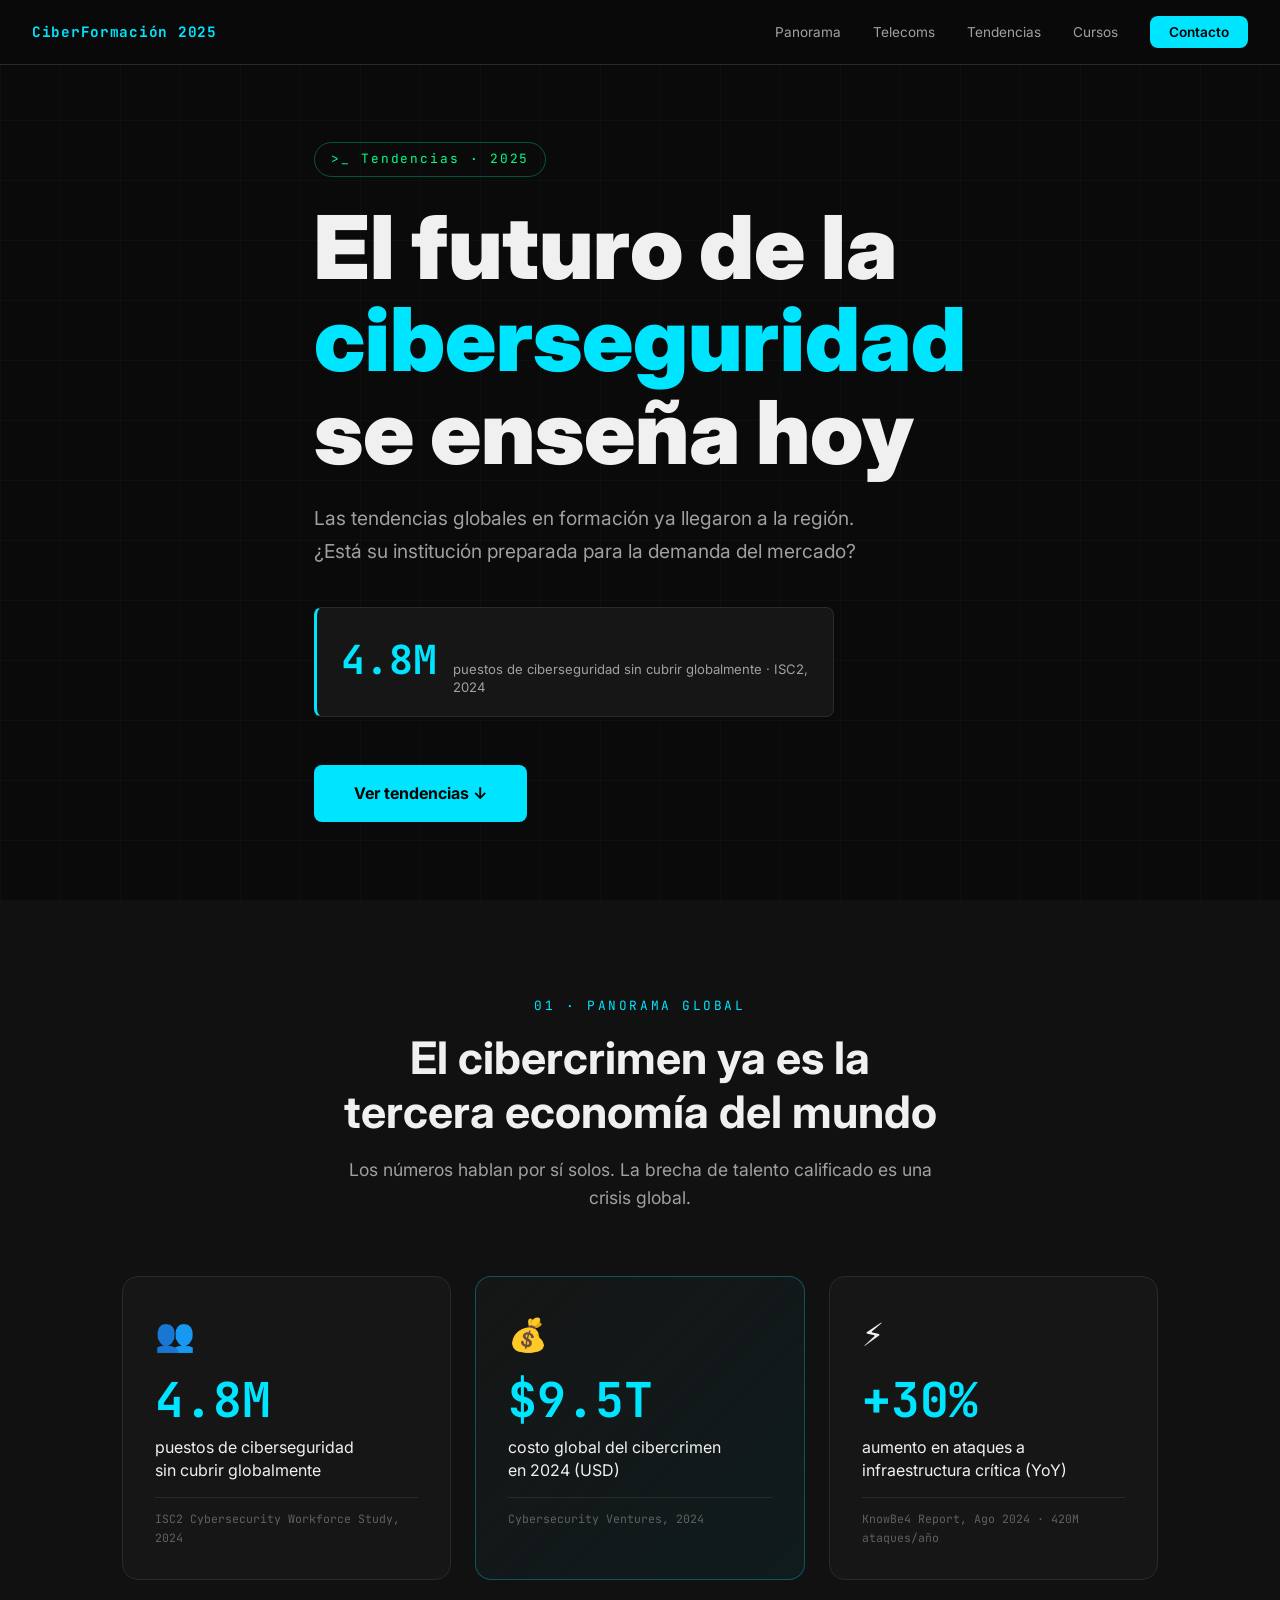
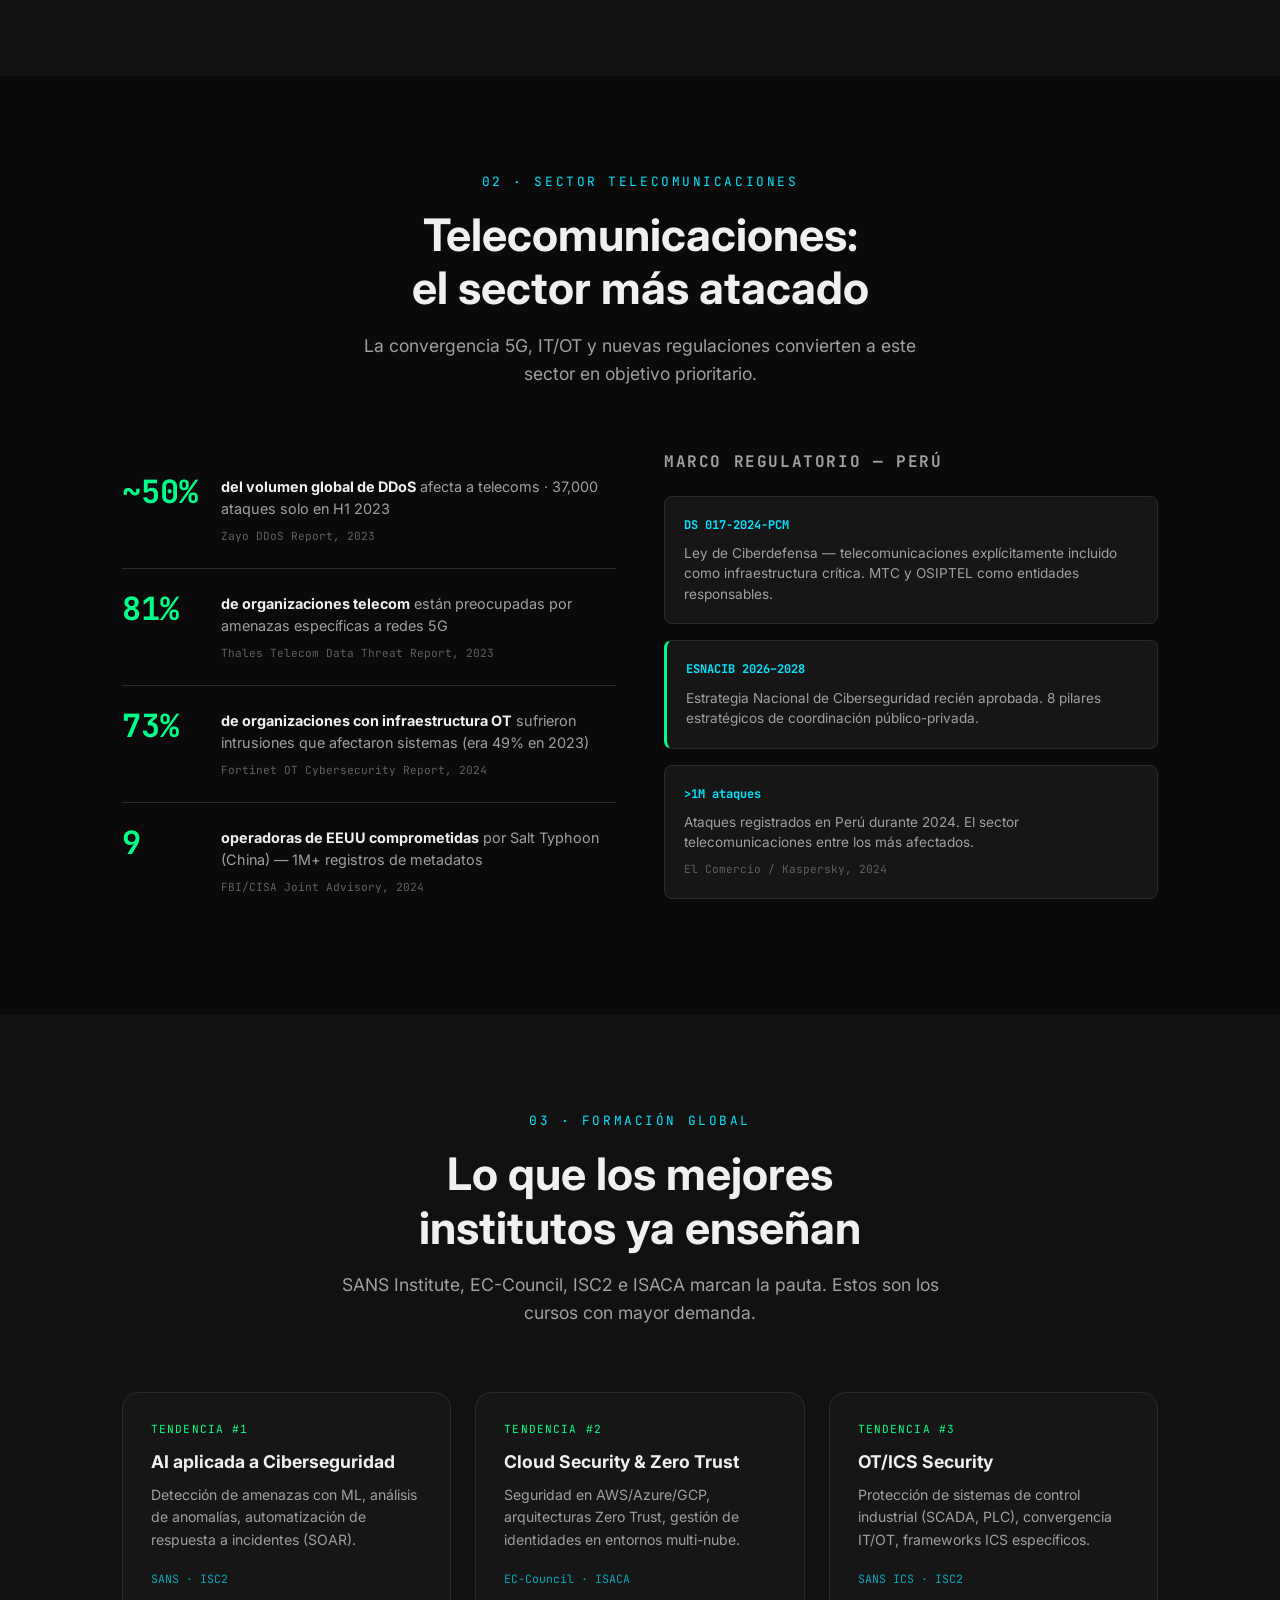
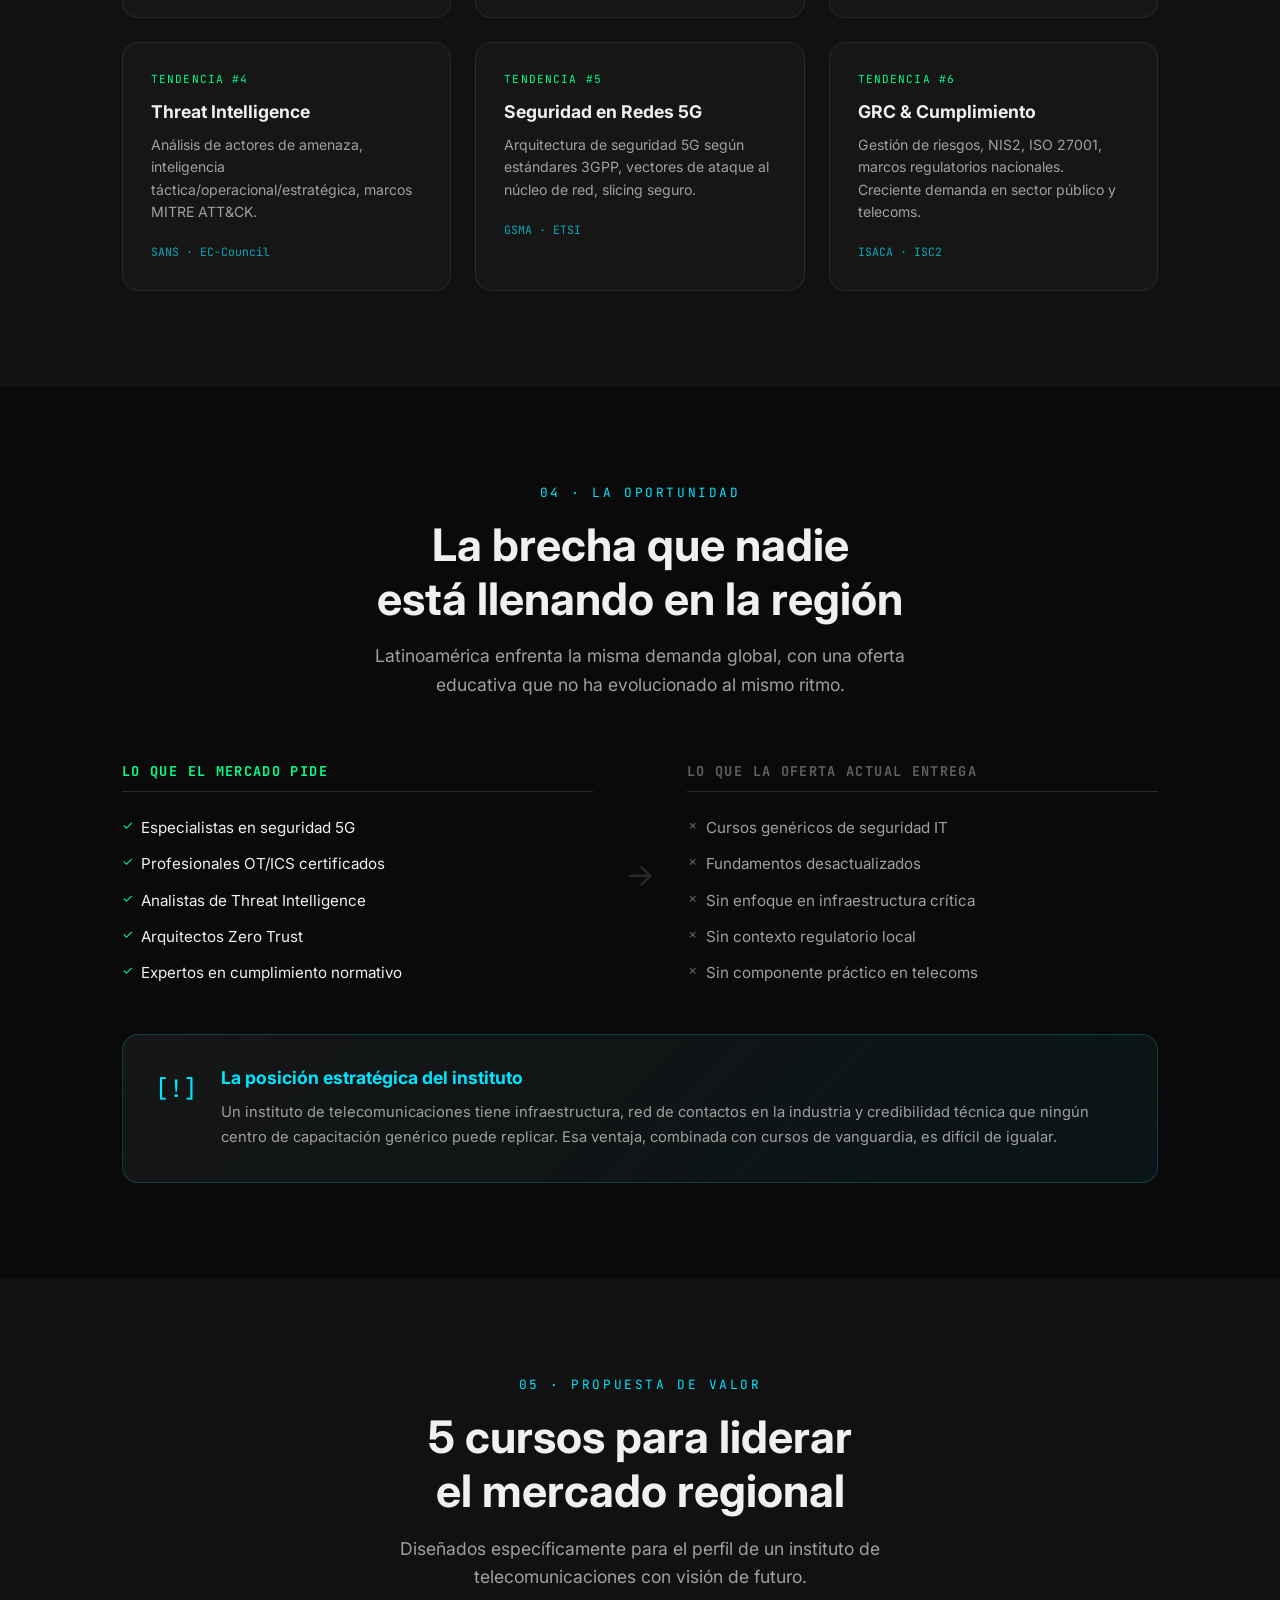
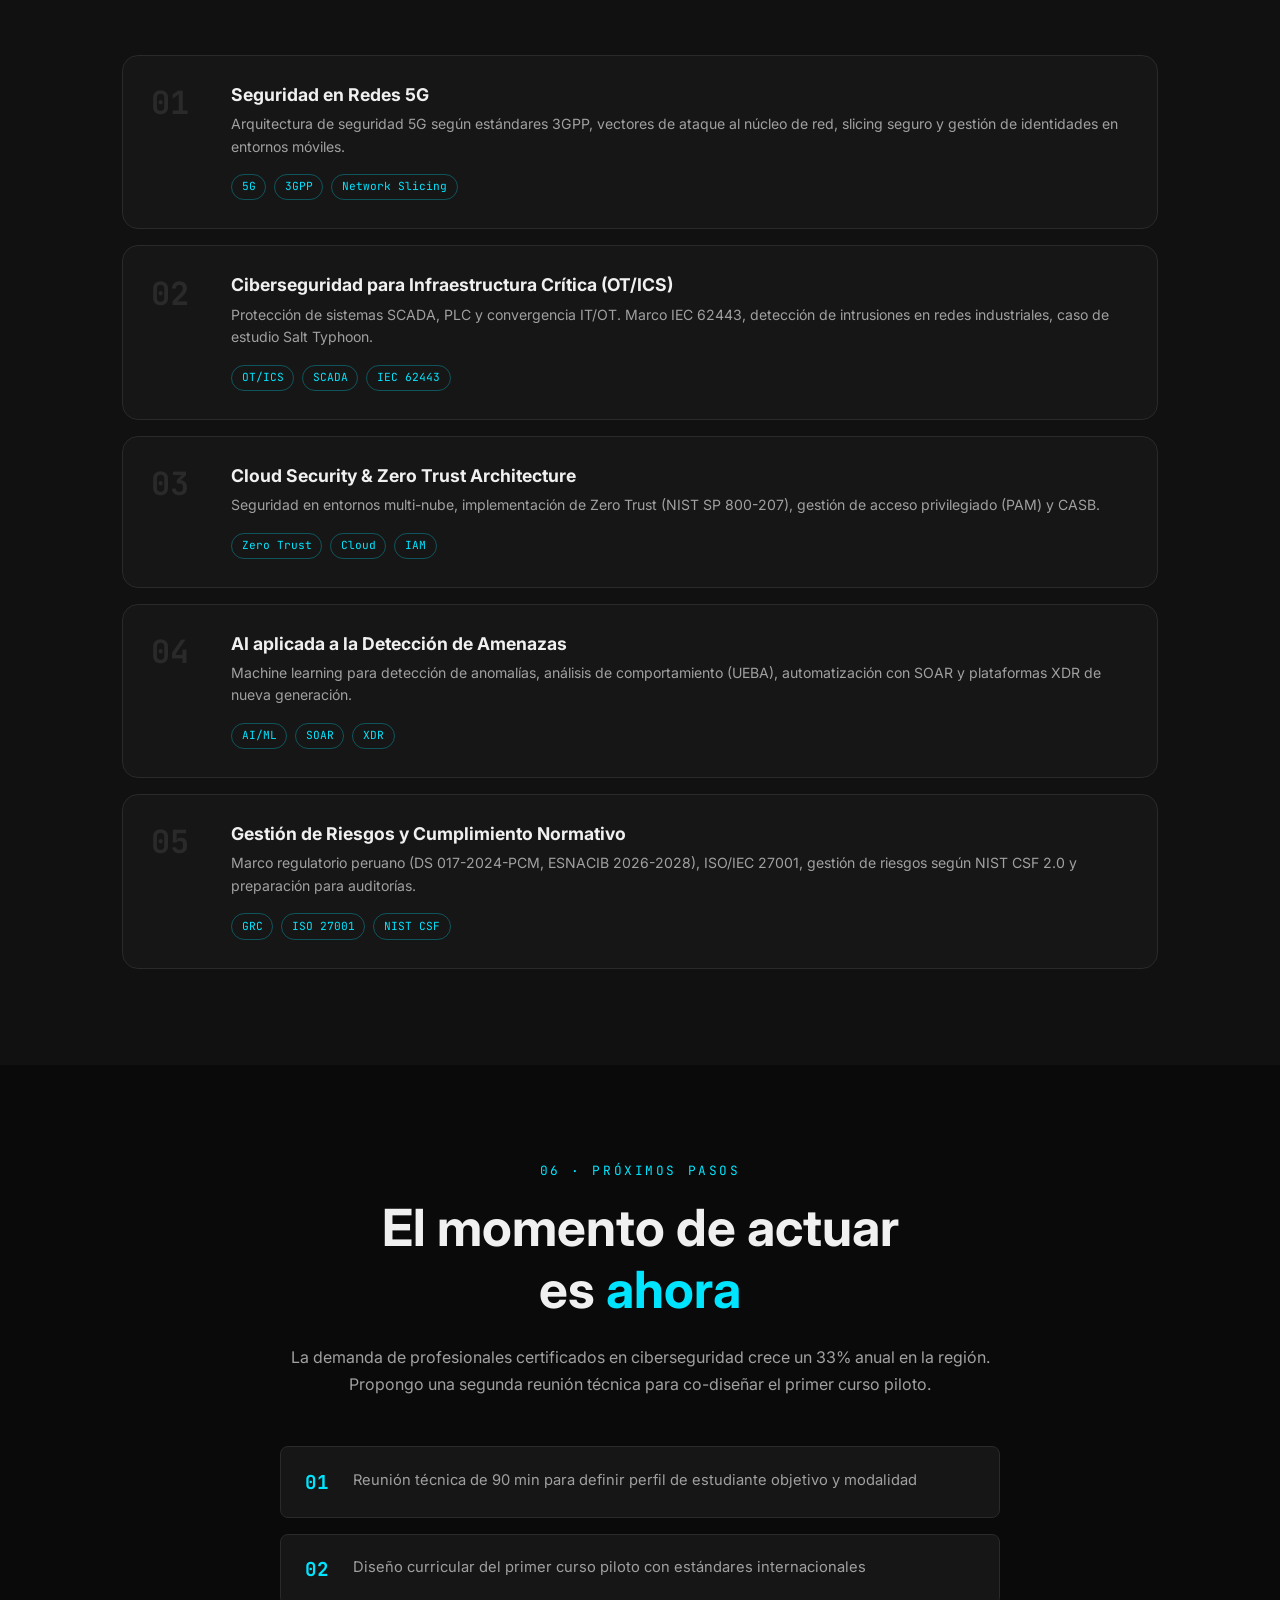
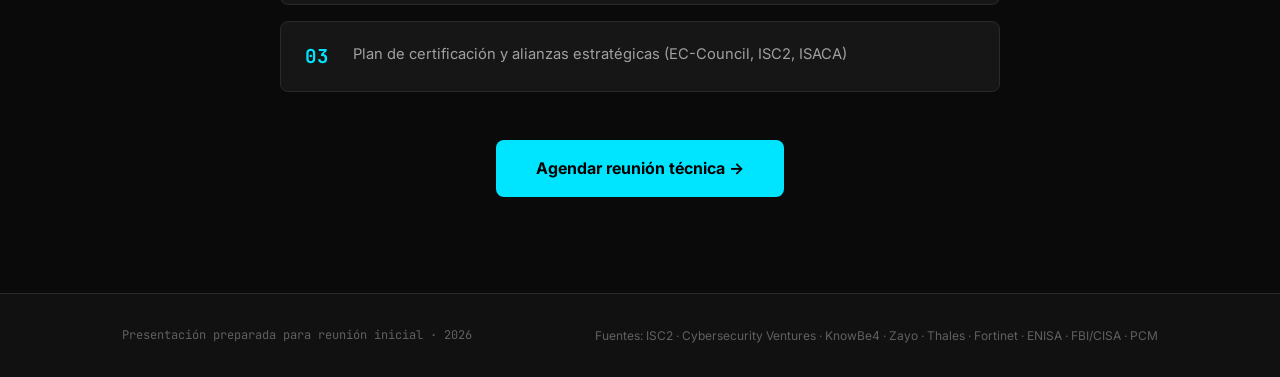
<file: index.html>
<!DOCTYPE html>
<html lang="es">
<head>
  <meta charset="UTF-8" />
  <meta name="viewport" content="width=device-width, initial-scale=1.0" />
  <meta name="description" content="Tendencias en cursos de ciberseguridad para institutos de telecomunicaciones — 2025" />
  <title>Tendencias en Ciberseguridad · Formación del Futuro</title>
  <link rel="preconnect" href="https://fonts.googleapis.com" />
  <link rel="preconnect" href="https://fonts.gstatic.com" crossorigin />
  <link href="https://fonts.googleapis.com/css2?family=Inter:wght@400;600;700;900&family=JetBrains+Mono:wght@400;700&display=swap" rel="stylesheet" />
  <link rel="stylesheet" href="assets/css/style.css" />
</head>
<body>
  <nav class="nav" id="nav">
    <div class="nav__logo">CiberFormación 2025</div>
    <ul class="nav__links">
      <li><a href="#panorama">Panorama</a></li>
      <li><a href="#telecoms">Telecoms</a></li>
      <li><a href="#tendencias">Tendencias</a></li>
      <li><a href="#cursos">Cursos</a></li>
      <li><a href="#contacto" class="nav__cta">Contacto</a></li>
    </ul>
  </nav>

  <main>
    <!-- Sección 1: HERO -->
    <section class="hero" id="hero">
      <div class="hero__bg-grid"></div>
      <div class="hero__content container">
        <div class="hero__badge mono reveal">&gt;_ Tendencias · 2025</div>
        <h1 class="hero__title reveal reveal-delay-1">
          El futuro de la<br />
          <span class="hero__highlight">ciberseguridad</span><br />
          se enseña hoy
        </h1>
        <p class="hero__subtitle reveal reveal-delay-2">
          Las tendencias globales en formación ya llegaron a la región.<br />
          ¿Está su institución preparada para la demanda del mercado?
        </p>
        <div class="hero__stat reveal reveal-delay-3">
          <span class="hero__stat-number mono">4.8M</span>
          <span class="hero__stat-label">puestos de ciberseguridad sin cubrir globalmente · ISC2, 2024</span>
        </div>
        <a href="#panorama" class="hero__cta reveal reveal-delay-4">
          Ver tendencias ↓
        </a>
      </div>
    </section>

    <!-- Sección 2: PANORAMA GLOBAL -->
    <section class="section panorama" id="panorama">
      <div class="container">
        <div class="section__header reveal">
          <span class="section__label">01 · Panorama Global</span>
          <h2 class="section__title">El cibercrimen ya es la<br />tercera economía del mundo</h2>
          <p class="section__subtitle">Los números hablan por sí solos. La brecha de talento calificado es una crisis global.</p>
        </div>

        <div class="stats-grid">
          <div class="stat-card reveal reveal-delay-1">
            <div class="stat-card__icon">👥</div>
            <div class="stat-card__number mono">4.8M</div>
            <div class="stat-card__label">puestos de ciberseguridad<br />sin cubrir globalmente</div>
            <div class="stat-card__source">ISC2 Cybersecurity Workforce Study, 2024</div>
          </div>

          <div class="stat-card stat-card--accent reveal reveal-delay-2">
            <div class="stat-card__icon">💰</div>
            <div class="stat-card__number mono">$9.5T</div>
            <div class="stat-card__label">costo global del cibercrimen<br />en 2024 (USD)</div>
            <div class="stat-card__source">Cybersecurity Ventures, 2024</div>
          </div>

          <div class="stat-card reveal reveal-delay-3">
            <div class="stat-card__icon">⚡</div>
            <div class="stat-card__number mono">+30%</div>
            <div class="stat-card__label">aumento en ataques a<br />infraestructura crítica (YoY)</div>
            <div class="stat-card__source">KnowBe4 Report, Ago 2024 · 420M ataques/año</div>
          </div>
        </div>
      </div>
    </section>

    <!-- Sección 3: TELECOMUNICACIONES -->
    <section class="section telecoms" id="telecoms">
      <div class="container">
        <div class="section__header reveal">
          <span class="section__label">02 · Sector Telecomunicaciones</span>
          <h2 class="section__title">Telecomunicaciones:<br />el sector más atacado</h2>
          <p class="section__subtitle">La convergencia 5G, IT/OT y nuevas regulaciones convierten a este sector en objetivo prioritario.</p>
        </div>

        <div class="telecoms__grid">
          <div class="telecoms__stats">
            <div class="threat-item reveal reveal-delay-1">
              <div class="threat-item__number mono">~50%</div>
              <div class="threat-item__info">
                <strong>del volumen global de DDoS</strong> afecta a telecoms · 37,000 ataques solo en H1 2023
                <span class="threat-item__source">Zayo DDoS Report, 2023</span>
              </div>
            </div>
            <div class="threat-item reveal reveal-delay-2">
              <div class="threat-item__number mono">81%</div>
              <div class="threat-item__info">
                <strong>de organizaciones telecom</strong> están preocupadas por amenazas específicas a redes 5G
                <span class="threat-item__source">Thales Telecom Data Threat Report, 2023</span>
              </div>
            </div>
            <div class="threat-item reveal reveal-delay-3">
              <div class="threat-item__number mono">73%</div>
              <div class="threat-item__info">
                <strong>de organizaciones con infraestructura OT</strong> sufrieron intrusiones que afectaron sistemas (era 49% en 2023)
                <span class="threat-item__source">Fortinet OT Cybersecurity Report, 2024</span>
              </div>
            </div>
            <div class="threat-item reveal reveal-delay-4">
              <div class="threat-item__number mono">9</div>
              <div class="threat-item__info">
                <strong>operadoras de EEUU comprometidas</strong> por Salt Typhoon (China) — 1M+ registros de metadatos
                <span class="threat-item__source">FBI/CISA Joint Advisory, 2024</span>
              </div>
            </div>
          </div>

          <div class="telecoms__regulation reveal reveal-delay-2">
            <h3 class="telecoms__reg-title">Marco regulatorio — Perú</h3>
            <div class="reg-card">
              <div class="reg-card__badge mono">DS 017-2024-PCM</div>
              <p class="reg-card__desc">Ley de Ciberdefensa — telecomunicaciones explícitamente incluido como infraestructura crítica. MTC y OSIPTEL como entidades responsables.</p>
            </div>
            <div class="reg-card reg-card--green">
              <div class="reg-card__badge mono">ESNACIB 2026–2028</div>
              <p class="reg-card__desc">Estrategia Nacional de Ciberseguridad recién aprobada. 8 pilares estratégicos de coordinación público-privada.</p>
            </div>
            <div class="reg-card">
              <div class="reg-card__badge mono">&gt;1M ataques</div>
              <p class="reg-card__desc">Ataques registrados en Perú durante 2024. El sector telecomunicaciones entre los más afectados.</p>
              <span class="reg-card__source">El Comercio / Kaspersky, 2024</span>
            </div>
          </div>
        </div>
      </div>
    </section>

    <!-- Sección 4: QUÉ SE ENSEÑA HOY -->
    <section class="section tendencias" id="tendencias">
      <div class="container">
        <div class="section__header reveal">
          <span class="section__label">03 · Formación Global</span>
          <h2 class="section__title">Lo que los mejores<br />institutos ya enseñan</h2>
          <p class="section__subtitle">SANS Institute, EC-Council, ISC2 e ISACA marcan la pauta. Estos son los cursos con mayor demanda.</p>
        </div>

        <div class="courses-trend-grid">
          <div class="course-trend reveal reveal-delay-1">
            <div class="course-trend__tag">Tendencia #1</div>
            <h3 class="course-trend__title">AI aplicada a Ciberseguridad</h3>
            <p class="course-trend__desc">Detección de amenazas con ML, análisis de anomalías, automatización de respuesta a incidentes (SOAR).</p>
            <div class="course-trend__orgs">SANS · ISC2</div>
          </div>
          <div class="course-trend reveal reveal-delay-2">
            <div class="course-trend__tag">Tendencia #2</div>
            <h3 class="course-trend__title">Cloud Security &amp; Zero Trust</h3>
            <p class="course-trend__desc">Seguridad en AWS/Azure/GCP, arquitecturas Zero Trust, gestión de identidades en entornos multi-nube.</p>
            <div class="course-trend__orgs">EC-Council · ISACA</div>
          </div>
          <div class="course-trend reveal reveal-delay-3">
            <div class="course-trend__tag">Tendencia #3</div>
            <h3 class="course-trend__title">OT/ICS Security</h3>
            <p class="course-trend__desc">Protección de sistemas de control industrial (SCADA, PLC), convergencia IT/OT, frameworks ICS específicos.</p>
            <div class="course-trend__orgs">SANS ICS · ISC2</div>
          </div>
          <div class="course-trend reveal reveal-delay-4">
            <div class="course-trend__tag">Tendencia #4</div>
            <h3 class="course-trend__title">Threat Intelligence</h3>
            <p class="course-trend__desc">Análisis de actores de amenaza, inteligencia táctica/operacional/estratégica, marcos MITRE ATT&amp;CK.</p>
            <div class="course-trend__orgs">SANS · EC-Council</div>
          </div>
          <div class="course-trend reveal reveal-delay-5">
            <div class="course-trend__tag">Tendencia #5</div>
            <h3 class="course-trend__title">Seguridad en Redes 5G</h3>
            <p class="course-trend__desc">Arquitectura de seguridad 5G según estándares 3GPP, vectores de ataque al núcleo de red, slicing seguro.</p>
            <div class="course-trend__orgs">GSMA · ETSI</div>
          </div>
          <div class="course-trend reveal reveal-delay-1">
            <div class="course-trend__tag">Tendencia #6</div>
            <h3 class="course-trend__title">GRC &amp; Cumplimiento</h3>
            <p class="course-trend__desc">Gestión de riesgos, NIS2, ISO 27001, marcos regulatorios nacionales. Creciente demanda en sector público y telecoms.</p>
            <div class="course-trend__orgs">ISACA · ISC2</div>
          </div>
        </div>
      </div>
    </section>

    <!-- Sección 5: LA BRECHA -->
    <section class="section brecha" id="brecha">
      <div class="container">
        <div class="section__header reveal">
          <span class="section__label">04 · La Oportunidad</span>
          <h2 class="section__title">La brecha que nadie<br />está llenando en la región</h2>
          <p class="section__subtitle">Latinoamérica enfrenta la misma demanda global, con una oferta educativa que no ha evolucionado al mismo ritmo.</p>
        </div>

        <div class="brecha__content">
          <div class="brecha__comparison reveal">
            <div class="brecha__col brecha__col--demand">
              <h3 class="brecha__col-title">Lo que el mercado pide</h3>
              <ul class="brecha__list">
                <li>Especialistas en seguridad 5G</li>
                <li>Profesionales OT/ICS certificados</li>
                <li>Analistas de Threat Intelligence</li>
                <li>Arquitectos Zero Trust</li>
                <li>Expertos en cumplimiento normativo</li>
              </ul>
            </div>
            <div class="brecha__arrow">→</div>
            <div class="brecha__col brecha__col--supply">
              <h3 class="brecha__col-title">Lo que la oferta actual entrega</h3>
              <ul class="brecha__list brecha__list--muted">
                <li>Cursos genéricos de seguridad IT</li>
                <li>Fundamentos desactualizados</li>
                <li>Sin enfoque en infraestructura crítica</li>
                <li>Sin contexto regulatorio local</li>
                <li>Sin componente práctico en telecoms</li>
              </ul>
            </div>
          </div>

          <div class="brecha__opportunity reveal reveal-delay-2">
            <div class="brecha__opp-icon mono">[!]</div>
            <div>
              <h3 class="brecha__opp-title">La posición estratégica del instituto</h3>
              <p class="brecha__opp-desc">Un instituto de telecomunicaciones tiene infraestructura, red de contactos en la industria y credibilidad técnica que ningún centro de capacitación genérico puede replicar. Esa ventaja, combinada con cursos de vanguardia, es difícil de igualar.</p>
            </div>
          </div>
        </div>
      </div>
    </section>

    <!-- Sección 6: CURSOS DEL FUTURO -->
    <section class="section cursos" id="cursos">
      <div class="container">
        <div class="section__header reveal">
          <span class="section__label">05 · Propuesta de Valor</span>
          <h2 class="section__title">5 cursos para liderar<br />el mercado regional</h2>
          <p class="section__subtitle">Diseñados específicamente para el perfil de un instituto de telecomunicaciones con visión de futuro.</p>
        </div>

        <div class="proposed-courses">
          <a href="courses/5g-security.html" class="proposed-course reveal reveal-delay-1">
            <div class="proposed-course__num mono">01</div>
            <div class="proposed-course__body">
              <h3 class="proposed-course__title">Seguridad en Redes 5G</h3>
              <p class="proposed-course__desc">Arquitectura de seguridad 5G según estándares 3GPP, vectores de ataque al núcleo de red, slicing seguro y gestión de identidades en entornos móviles.</p>
              <div class="proposed-course__tags">
                <span class="tag">5G</span><span class="tag">3GPP</span><span class="tag">Network Slicing</span>
              </div>
            </div>
          </a>

          <a href="courses/ot-ics-security.html" class="proposed-course reveal reveal-delay-2">
            <div class="proposed-course__num mono">02</div>
            <div class="proposed-course__body">
              <h3 class="proposed-course__title">Ciberseguridad para Infraestructura Crítica (OT/ICS)</h3>
              <p class="proposed-course__desc">Protección de sistemas SCADA, PLC y convergencia IT/OT. Marco IEC 62443, detección de intrusiones en redes industriales, caso de estudio Salt Typhoon.</p>
              <div class="proposed-course__tags">
                <span class="tag">OT/ICS</span><span class="tag">SCADA</span><span class="tag">IEC 62443</span>
              </div>
            </div>
          </a>

          <a href="courses/cloud-zero-trust.html" class="proposed-course reveal reveal-delay-3">
            <div class="proposed-course__num mono">03</div>
            <div class="proposed-course__body">
              <h3 class="proposed-course__title">Cloud Security &amp; Zero Trust Architecture</h3>
              <p class="proposed-course__desc">Seguridad en entornos multi-nube, implementación de Zero Trust (NIST SP 800-207), gestión de acceso privilegiado (PAM) y CASB.</p>
              <div class="proposed-course__tags">
                <span class="tag">Zero Trust</span><span class="tag">Cloud</span><span class="tag">IAM</span>
              </div>
            </div>
          </a>

          <a href="courses/ai-threat-detection.html" class="proposed-course reveal reveal-delay-4">
            <div class="proposed-course__num mono">04</div>
            <div class="proposed-course__body">
              <h3 class="proposed-course__title">AI aplicada a la Detección de Amenazas</h3>
              <p class="proposed-course__desc">Machine learning para detección de anomalías, análisis de comportamiento (UEBA), automatización con SOAR y plataformas XDR de nueva generación.</p>
              <div class="proposed-course__tags">
                <span class="tag">AI/ML</span><span class="tag">SOAR</span><span class="tag">XDR</span>
              </div>
            </div>
          </a>

          <a href="courses/grc-compliance.html" class="proposed-course reveal reveal-delay-5">
            <div class="proposed-course__num mono">05</div>
            <div class="proposed-course__body">
              <h3 class="proposed-course__title">Gestión de Riesgos y Cumplimiento Normativo</h3>
              <p class="proposed-course__desc">Marco regulatorio peruano (DS 017-2024-PCM, ESNACIB 2026-2028), ISO/IEC 27001, gestión de riesgos según NIST CSF 2.0 y preparación para auditorías.</p>
              <div class="proposed-course__tags">
                <span class="tag">GRC</span><span class="tag">ISO 27001</span><span class="tag">NIST CSF</span>
              </div>
            </div>
          </a>
        </div>
      </div>
    </section>

    <!-- Sección 7: PRÓXIMOS PASOS -->
    <section class="section contacto" id="contacto">
      <div class="container">
        <div class="cta-block reveal">
          <span class="section__label">06 · Próximos Pasos</span>
          <h2 class="cta-block__title">El momento de actuar<br />es <span class="hero__highlight">ahora</span></h2>
          <p class="cta-block__desc">
            La demanda de profesionales certificados en ciberseguridad crece un 33% anual en la región.<br />
            Propongo una segunda reunión técnica para co-diseñar el primer curso piloto.
          </p>
          <div class="cta-block__steps">
            <div class="cta-step">
              <div class="cta-step__num mono">01</div>
              <div class="cta-step__text">Reunión técnica de 90 min para definir perfil de estudiante objetivo y modalidad</div>
            </div>
            <div class="cta-step">
              <div class="cta-step__num mono">02</div>
              <div class="cta-step__text">Diseño curricular del primer curso piloto con estándares internacionales</div>
            </div>
            <div class="cta-step">
              <div class="cta-step__num mono">03</div>
              <div class="cta-step__text">Plan de certificación y alianzas estratégicas (EC-Council, ISC2, ISACA)</div>
            </div>
          </div>
          <a href="mailto:oscar.llerena.c@gmail.com?subject=Reunión técnica — Cursos de Ciberseguridad" class="hero__cta">
            Agendar reunión técnica →
          </a>
        </div>
      </div>
    </section>

  </main>

  <footer class="footer">
    <div class="container footer__inner">
      <span class="footer__text mono">
        Presentación preparada para reunión inicial · 2026
      </span>
      <span class="footer__text">
        Fuentes: ISC2 · Cybersecurity Ventures · KnowBe4 · Zayo · Thales · Fortinet · ENISA · FBI/CISA · PCM
      </span>
    </div>
  </footer>

  <script src="assets/js/main.js"></script>
</body>
</html>
</file>
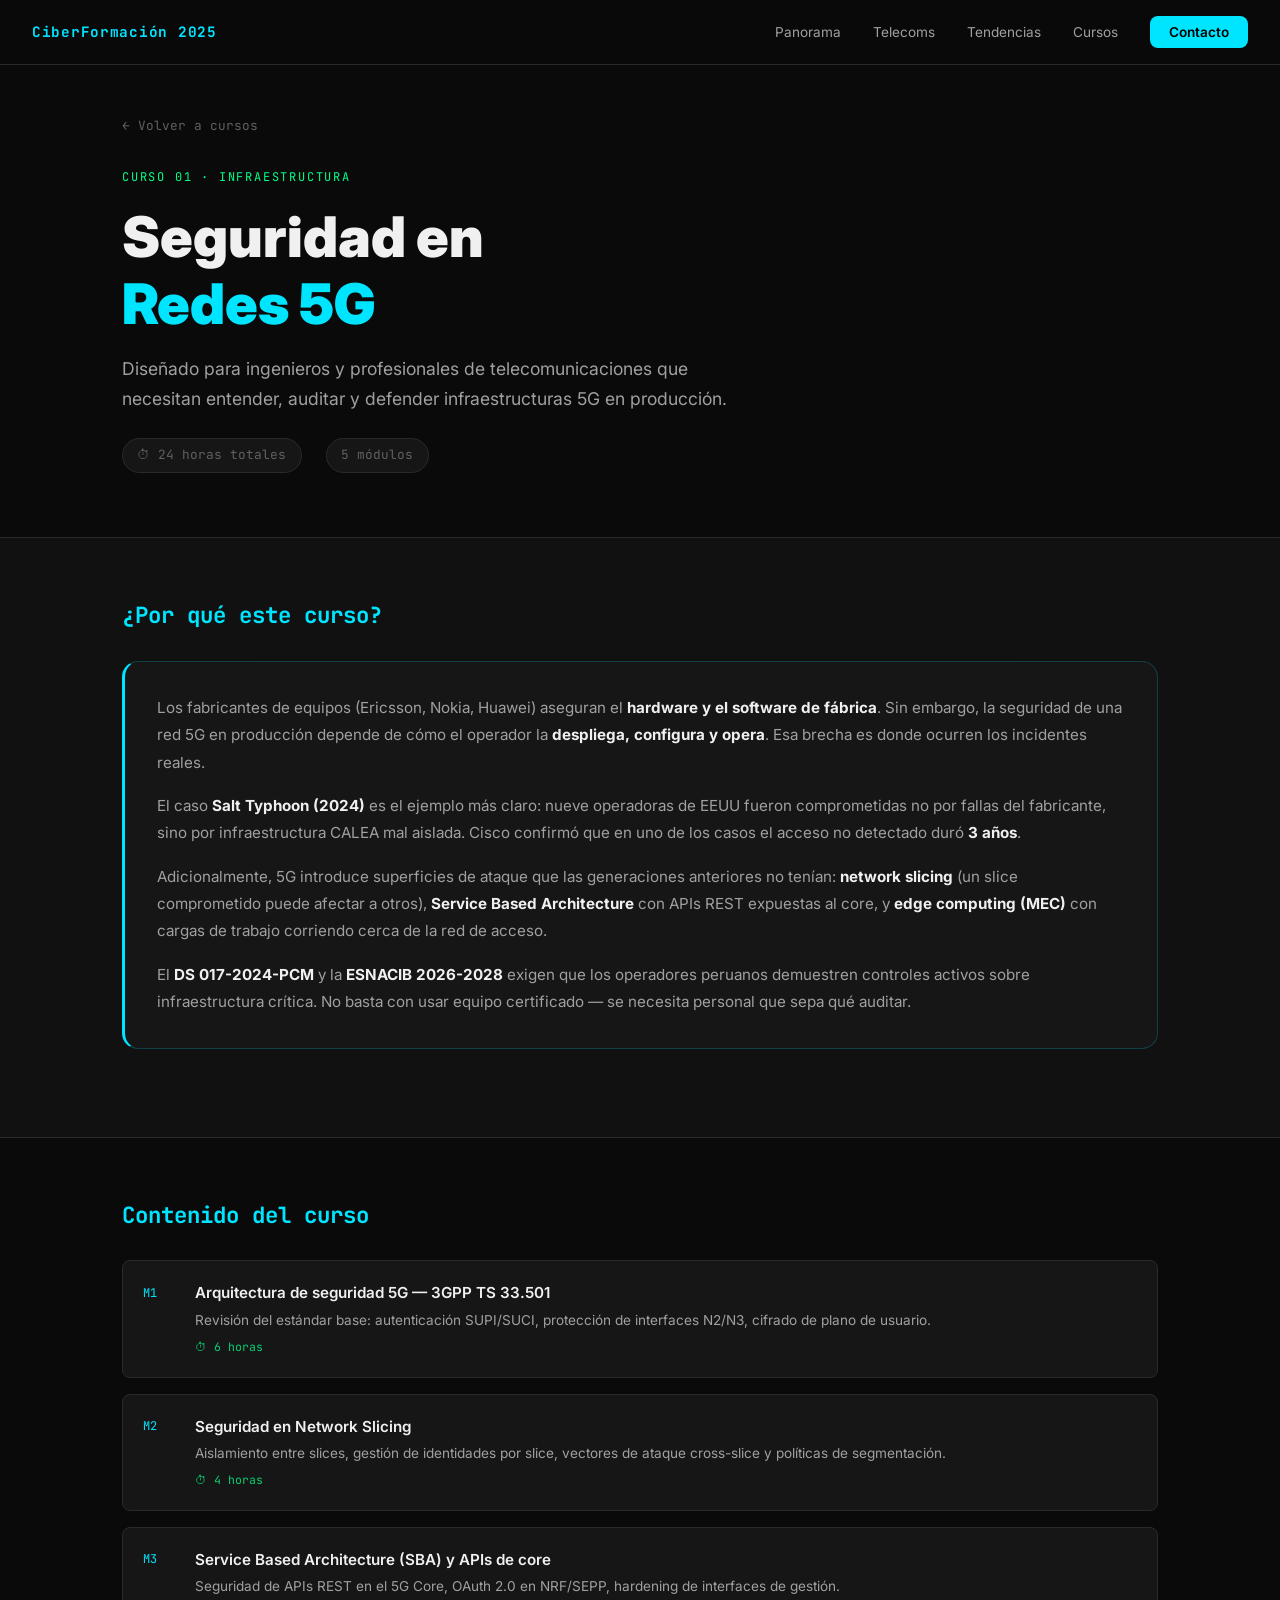
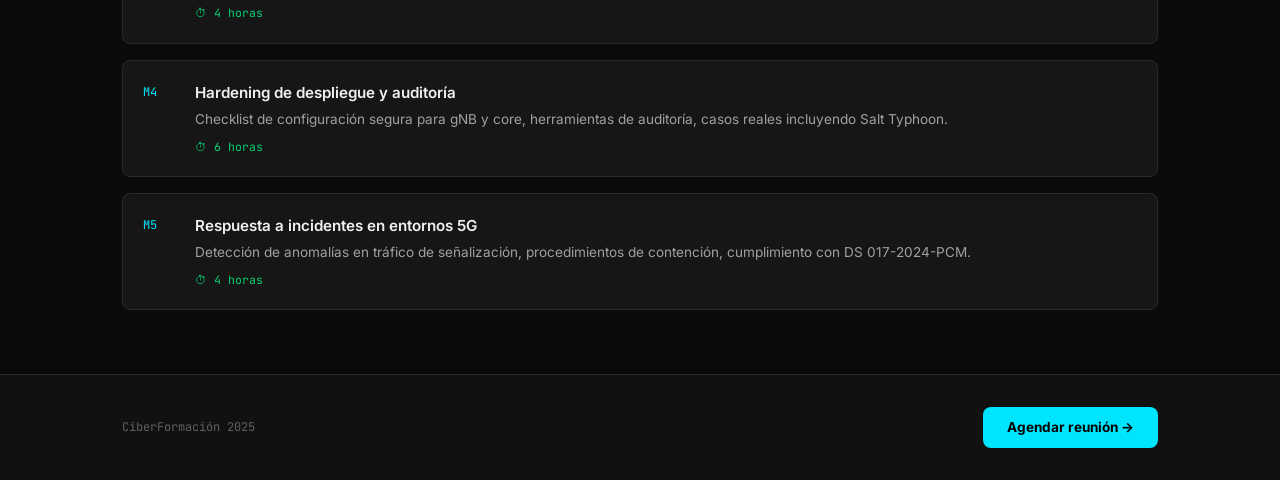
<file: courses/5g-security.html>
<!DOCTYPE html>
<html lang="es">
<head>
  <meta charset="UTF-8" />
  <meta name="viewport" content="width=device-width, initial-scale=1.0" />
  <title>Seguridad en Redes 5G · CiberFormación 2025</title>
  <link rel="preconnect" href="https://fonts.googleapis.com" />
  <link rel="preconnect" href="https://fonts.gstatic.com" crossorigin />
  <link href="https://fonts.googleapis.com/css2?family=Inter:wght@400;600;700;900&family=JetBrains+Mono:wght@400;700&display=swap" rel="stylesheet" />
  <link rel="stylesheet" href="../assets/css/style.css" />
  <style>
    .course-hero { padding: 7rem 0 4rem; border-bottom: 1px solid var(--border); }
    .course-tag { font-family: var(--font-mono); font-size: 0.75rem; color: var(--accent-green); letter-spacing: 0.15em; text-transform: uppercase; margin-bottom: 1rem; display: block; }
    .course-title { font-size: clamp(2rem, 5vw, 3.5rem); font-weight: 900; margin-bottom: 1rem; }
    .course-lead { font-size: 1.1rem; color: var(--text-secondary); max-width: 640px; line-height: 1.7; }
    .back-link { display: inline-flex; align-items: center; gap: 0.5rem; font-family: var(--font-mono); font-size: 0.8rem; color: var(--text-muted); margin-bottom: 2rem; transition: color 0.3s; }
    .back-link:hover { color: var(--accent-cyan); }
    .content-section { padding: 4rem 0; border-bottom: 1px solid var(--border); }
    .content-section:last-child { border-bottom: none; }
    .content-section h2 { font-size: 1.4rem; color: var(--accent-cyan); margin-bottom: 2rem; font-family: var(--font-mono); }
    .why-block { background: var(--bg-card); border: 1px solid rgba(0,229,255,0.2); border-left: 3px solid var(--accent-cyan); border-radius: var(--radius-lg); padding: 2rem; margin-bottom: 1.5rem; }
    .why-block p { color: var(--text-secondary); line-height: 1.8; font-size: 0.95rem; margin-bottom: 1rem; }
    .why-block p:last-child { margin-bottom: 0; }
    .why-block strong { color: var(--text-primary); }
    .modules-list { display: flex; flex-direction: column; gap: 1rem; }
    .module-item { display: flex; gap: 1.5rem; align-items: flex-start; padding: 1.25rem; background: var(--bg-card); border: 1px solid var(--border); border-radius: var(--radius); }
    .module-num { font-family: var(--font-mono); font-size: 0.75rem; color: var(--accent-cyan); flex-shrink: 0; padding-top: 0.15rem; min-width: 28px; }
    .module-title { font-size: 0.95rem; color: var(--text-primary); font-weight: 600; margin-bottom: 0.25rem; }
    .module-desc { font-size: 0.85rem; color: var(--text-secondary); line-height: 1.5; }
  </style>
</head>
<body>
  <nav class="nav" id="nav">
    <div class="nav__logo">CiberFormación 2025</div>
    <ul class="nav__links">
      <li><a href="../index.html#panorama">Panorama</a></li>
      <li><a href="../index.html#telecoms">Telecoms</a></li>
      <li><a href="../index.html#tendencias">Tendencias</a></li>
      <li><a href="../index.html#cursos">Cursos</a></li>
      <li><a href="../index.html#contacto" class="nav__cta">Contacto</a></li>
    </ul>
  </nav>

  <main>
    <section class="course-hero">
      <div class="container">
        <a href="../index.html#cursos" class="back-link">← Volver a cursos</a>
        <span class="course-tag">Curso 01 · Infraestructura</span>
        <h1 class="course-title">Seguridad en<br /><span style="color: var(--accent-cyan);">Redes 5G</span></h1>
        <p class="course-lead">Diseñado para ingenieros y profesionales de telecomunicaciones que necesitan entender, auditar y defender infraestructuras 5G en producción.</p>
        <div class="course-meta">
          <span class="course-meta__item mono">⏱ 24 horas totales</span>
          <span class="course-meta__item mono">5 módulos</span>
        </div>
      </div>
    </section>

    <section class="content-section" style="background: var(--bg-secondary);">
      <div class="container">
        <h2>¿Por qué este curso?</h2>
        <div class="why-block">
          <p>Los fabricantes de equipos (Ericsson, Nokia, Huawei) aseguran el <strong>hardware y el software de fábrica</strong>. Sin embargo, la seguridad de una red 5G en producción depende de cómo el operador la <strong>despliega, configura y opera</strong>. Esa brecha es donde ocurren los incidentes reales.</p>
          <p>El caso <strong>Salt Typhoon (2024)</strong> es el ejemplo más claro: nueve operadoras de EEUU fueron comprometidas no por fallas del fabricante, sino por infraestructura CALEA mal aislada. Cisco confirmó que en uno de los casos el acceso no detectado duró <strong>3 años</strong>.</p>
          <p>Adicionalmente, 5G introduce superficies de ataque que las generaciones anteriores no tenían: <strong>network slicing</strong> (un slice comprometido puede afectar a otros), <strong>Service Based Architecture</strong> con APIs REST expuestas al core, y <strong>edge computing (MEC)</strong> con cargas de trabajo corriendo cerca de la red de acceso.</p>
          <p>El <strong>DS 017-2024-PCM</strong> y la <strong>ESNACIB 2026-2028</strong> exigen que los operadores peruanos demuestren controles activos sobre infraestructura crítica. No basta con usar equipo certificado — se necesita personal que sepa qué auditar.</p>
        </div>
      </div>
    </section>

    <section class="content-section">
      <div class="container">
        <h2>Contenido del curso</h2>
        <div class="modules-list">
          <div class="module-item">
            <span class="module-num">M1</span>
            <div>
              <div class="module-title">Arquitectura de seguridad 5G — 3GPP TS 33.501</div>
              <div class="module-desc">Revisión del estándar base: autenticación SUPI/SUCI, protección de interfaces N2/N3, cifrado de plano de usuario.</div>
              <div class="module-hours">⏱ 6 horas</div>
            </div>
          </div>
          <div class="module-item">
            <span class="module-num">M2</span>
            <div>
              <div class="module-title">Seguridad en Network Slicing</div>
              <div class="module-desc">Aislamiento entre slices, gestión de identidades por slice, vectores de ataque cross-slice y políticas de segmentación.</div>
              <div class="module-hours">⏱ 4 horas</div>
            </div>
          </div>
          <div class="module-item">
            <span class="module-num">M3</span>
            <div>
              <div class="module-title">Service Based Architecture (SBA) y APIs de core</div>
              <div class="module-desc">Seguridad de APIs REST en el 5G Core, OAuth 2.0 en NRF/SEPP, hardening de interfaces de gestión.</div>
              <div class="module-hours">⏱ 4 horas</div>
            </div>
          </div>
          <div class="module-item">
            <span class="module-num">M4</span>
            <div>
              <div class="module-title">Hardening de despliegue y auditoría</div>
              <div class="module-desc">Checklist de configuración segura para gNB y core, herramientas de auditoría, casos reales incluyendo Salt Typhoon.</div>
              <div class="module-hours">⏱ 6 horas</div>
            </div>
          </div>
          <div class="module-item">
            <span class="module-num">M5</span>
            <div>
              <div class="module-title">Respuesta a incidentes en entornos 5G</div>
              <div class="module-desc">Detección de anomalías en tráfico de señalización, procedimientos de contención, cumplimiento con DS 017-2024-PCM.</div>
              <div class="module-hours">⏱ 4 horas</div>
            </div>
          </div>
        </div>
      </div>
    </section>
  </main>

  <footer class="footer">
    <div class="container footer__inner">
      <span class="footer__text mono">CiberFormación 2025</span>
      <a href="../index.html#contacto" class="hero__cta" style="font-size: 0.85rem; padding: 0.6rem 1.5rem;">Agendar reunión →</a>
    </div>
  </footer>

  <script src="../assets/js/main.js"></script>
</body>
</html>
</file>
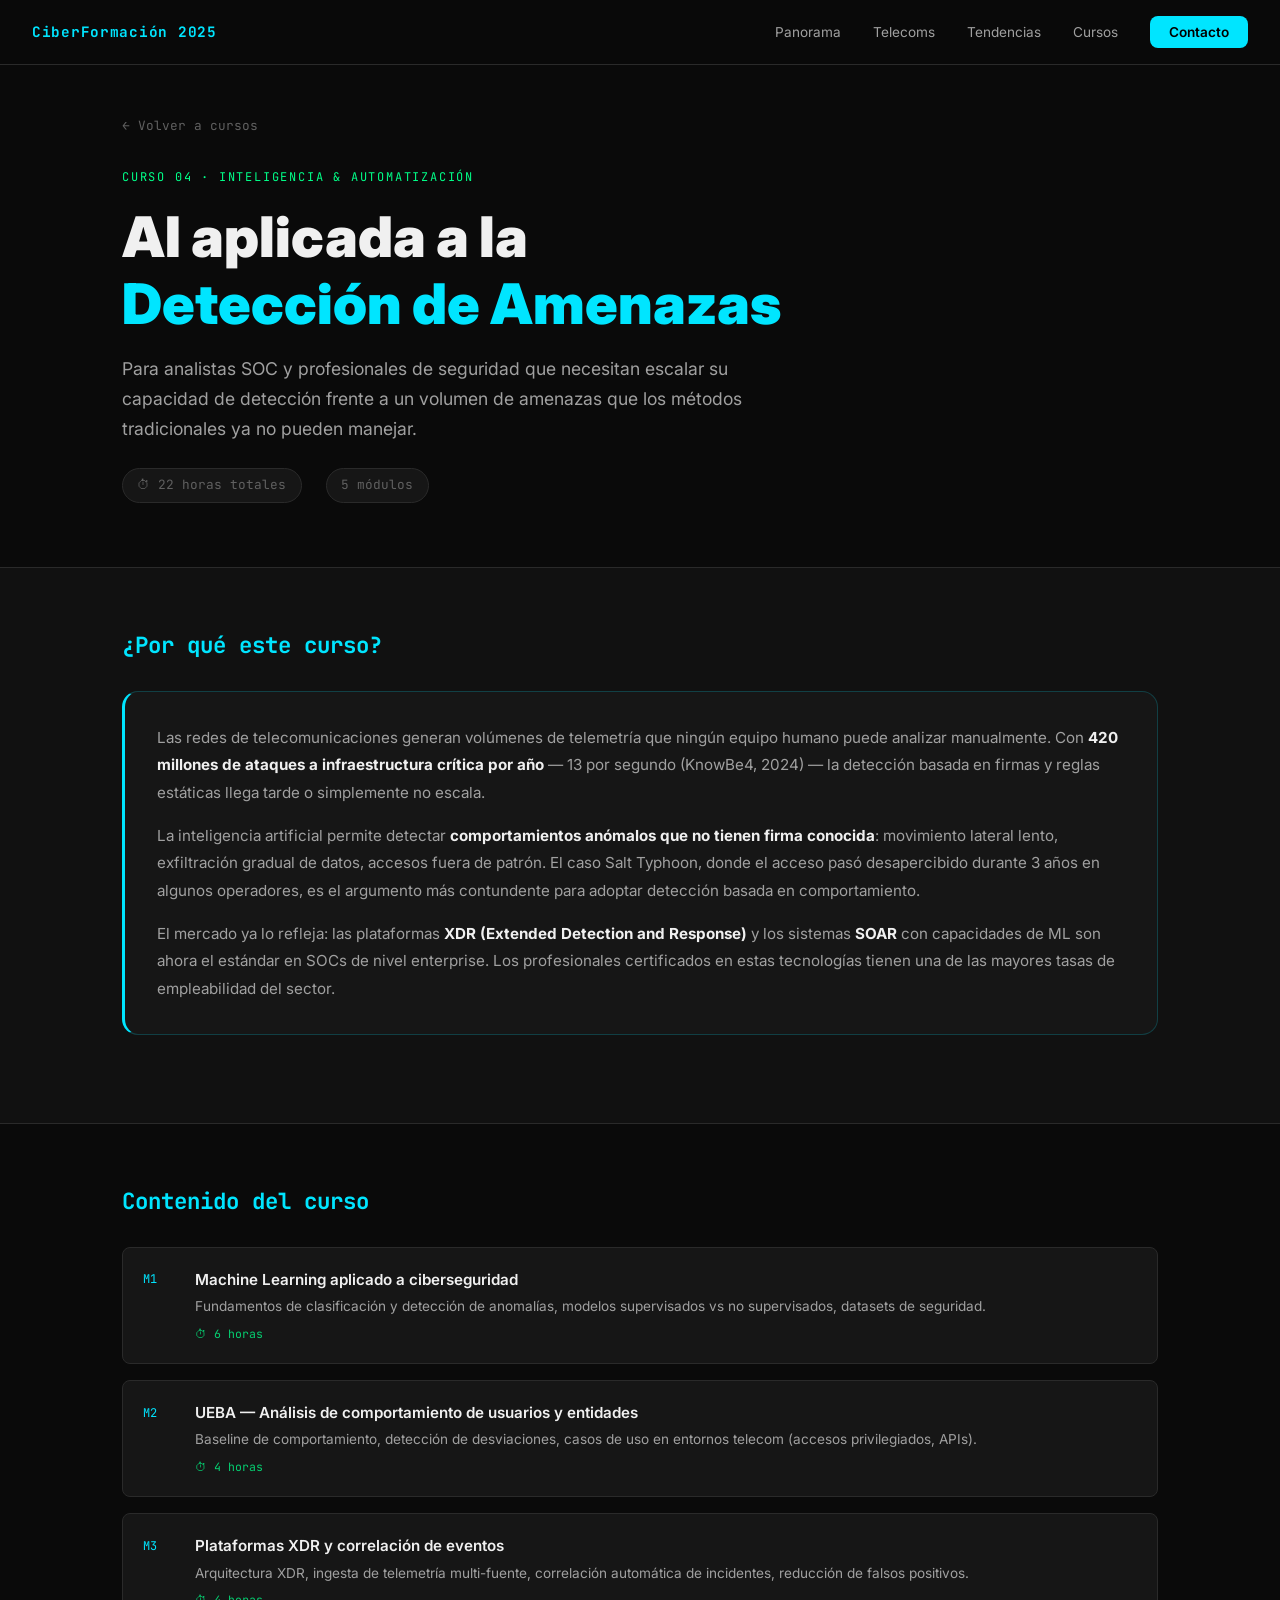
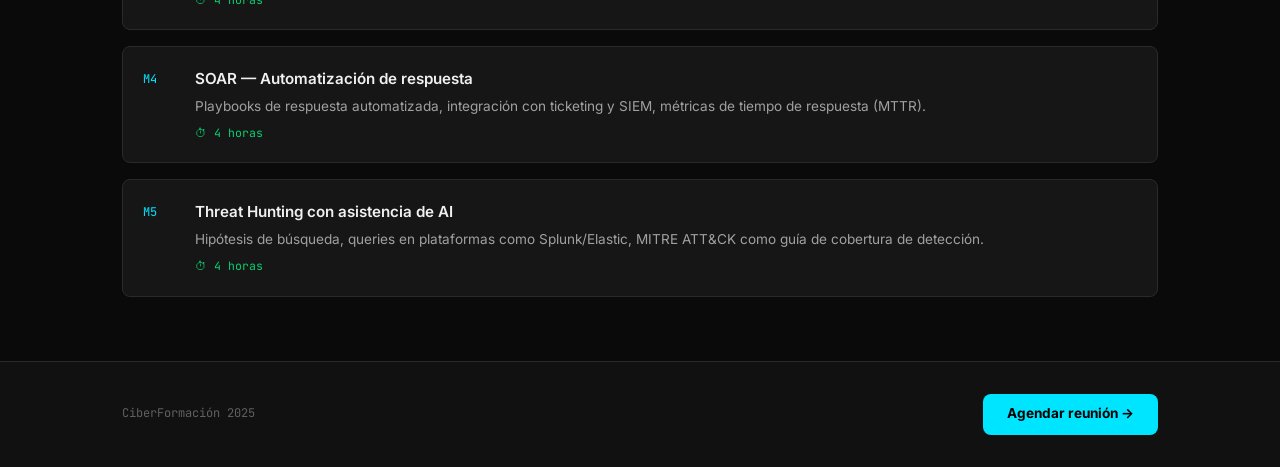
<file: courses/ai-threat-detection.html>
<!DOCTYPE html>
<html lang="es">
<head>
  <meta charset="UTF-8" />
  <meta name="viewport" content="width=device-width, initial-scale=1.0" />
  <title>AI para Detección de Amenazas · CiberFormación 2025</title>
  <link rel="preconnect" href="https://fonts.googleapis.com" />
  <link rel="preconnect" href="https://fonts.gstatic.com" crossorigin />
  <link href="https://fonts.googleapis.com/css2?family=Inter:wght@400;600;700;900&family=JetBrains+Mono:wght@400;700&display=swap" rel="stylesheet" />
  <link rel="stylesheet" href="../assets/css/style.css" />
  <style>
    .course-hero { padding: 7rem 0 4rem; border-bottom: 1px solid var(--border); }
    .course-tag { font-family: var(--font-mono); font-size: 0.75rem; color: var(--accent-green); letter-spacing: 0.15em; text-transform: uppercase; margin-bottom: 1rem; display: block; }
    .course-title { font-size: clamp(2rem, 5vw, 3.5rem); font-weight: 900; margin-bottom: 1rem; }
    .course-lead { font-size: 1.1rem; color: var(--text-secondary); max-width: 640px; line-height: 1.7; }
    .back-link { display: inline-flex; align-items: center; gap: 0.5rem; font-family: var(--font-mono); font-size: 0.8rem; color: var(--text-muted); margin-bottom: 2rem; transition: color 0.3s; }
    .back-link:hover { color: var(--accent-cyan); }
    .content-section { padding: 4rem 0; border-bottom: 1px solid var(--border); }
    .content-section:last-child { border-bottom: none; }
    .content-section h2 { font-size: 1.4rem; color: var(--accent-cyan); margin-bottom: 2rem; font-family: var(--font-mono); }
    .why-block { background: var(--bg-card); border: 1px solid rgba(0,229,255,0.2); border-left: 3px solid var(--accent-cyan); border-radius: var(--radius-lg); padding: 2rem; margin-bottom: 1.5rem; }
    .why-block p { color: var(--text-secondary); line-height: 1.8; font-size: 0.95rem; margin-bottom: 1rem; }
    .why-block p:last-child { margin-bottom: 0; }
    .why-block strong { color: var(--text-primary); }
    .modules-list { display: flex; flex-direction: column; gap: 1rem; }
    .module-item { display: flex; gap: 1.5rem; align-items: flex-start; padding: 1.25rem; background: var(--bg-card); border: 1px solid var(--border); border-radius: var(--radius); }
    .module-num { font-family: var(--font-mono); font-size: 0.75rem; color: var(--accent-cyan); flex-shrink: 0; padding-top: 0.15rem; min-width: 28px; }
    .module-title { font-size: 0.95rem; color: var(--text-primary); font-weight: 600; margin-bottom: 0.25rem; }
    .module-desc { font-size: 0.85rem; color: var(--text-secondary); line-height: 1.5; }
  </style>
</head>
<body>
  <nav class="nav" id="nav">
    <div class="nav__logo">CiberFormación 2025</div>
    <ul class="nav__links">
      <li><a href="../index.html#panorama">Panorama</a></li>
      <li><a href="../index.html#telecoms">Telecoms</a></li>
      <li><a href="../index.html#tendencias">Tendencias</a></li>
      <li><a href="../index.html#cursos">Cursos</a></li>
      <li><a href="../index.html#contacto" class="nav__cta">Contacto</a></li>
    </ul>
  </nav>

  <main>
    <section class="course-hero">
      <div class="container">
        <a href="../index.html#cursos" class="back-link">← Volver a cursos</a>
        <span class="course-tag">Curso 04 · Inteligencia & Automatización</span>
        <h1 class="course-title">AI aplicada a la<br /><span style="color: var(--accent-cyan);">Detección de Amenazas</span></h1>
        <p class="course-lead">Para analistas SOC y profesionales de seguridad que necesitan escalar su capacidad de detección frente a un volumen de amenazas que los métodos tradicionales ya no pueden manejar.</p>
        <div class="course-meta">
          <span class="course-meta__item mono">⏱ 22 horas totales</span>
          <span class="course-meta__item mono">5 módulos</span>
        </div>
      </div>
    </section>

    <section class="content-section" style="background: var(--bg-secondary);">
      <div class="container">
        <h2>¿Por qué este curso?</h2>
        <div class="why-block">
          <p>Las redes de telecomunicaciones generan volúmenes de telemetría que ningún equipo humano puede analizar manualmente. Con <strong>420 millones de ataques a infraestructura crítica por año</strong> — 13 por segundo (KnowBe4, 2024) — la detección basada en firmas y reglas estáticas llega tarde o simplemente no escala.</p>
          <p>La inteligencia artificial permite detectar <strong>comportamientos anómalos que no tienen firma conocida</strong>: movimiento lateral lento, exfiltración gradual de datos, accesos fuera de patrón. El caso Salt Typhoon, donde el acceso pasó desapercibido durante 3 años en algunos operadores, es el argumento más contundente para adoptar detección basada en comportamiento.</p>
          <p>El mercado ya lo refleja: las plataformas <strong>XDR (Extended Detection and Response)</strong> y los sistemas <strong>SOAR</strong> con capacidades de ML son ahora el estándar en SOCs de nivel enterprise. Los profesionales certificados en estas tecnologías tienen una de las mayores tasas de empleabilidad del sector.</p>
        </div>
      </div>
    </section>

    <section class="content-section">
      <div class="container">
        <h2>Contenido del curso</h2>
        <div class="modules-list">
          <div class="module-item">
            <span class="module-num">M1</span>
            <div>
              <div class="module-title">Machine Learning aplicado a ciberseguridad</div>
              <div class="module-desc">Fundamentos de clasificación y detección de anomalías, modelos supervisados vs no supervisados, datasets de seguridad.</div>
              <div class="module-hours">⏱ 6 horas</div>
            </div>
          </div>
          <div class="module-item">
            <span class="module-num">M2</span>
            <div>
              <div class="module-title">UEBA — Análisis de comportamiento de usuarios y entidades</div>
              <div class="module-desc">Baseline de comportamiento, detección de desviaciones, casos de uso en entornos telecom (accesos privilegiados, APIs).</div>
              <div class="module-hours">⏱ 4 horas</div>
            </div>
          </div>
          <div class="module-item">
            <span class="module-num">M3</span>
            <div>
              <div class="module-title">Plataformas XDR y correlación de eventos</div>
              <div class="module-desc">Arquitectura XDR, ingesta de telemetría multi-fuente, correlación automática de incidentes, reducción de falsos positivos.</div>
              <div class="module-hours">⏱ 4 horas</div>
            </div>
          </div>
          <div class="module-item">
            <span class="module-num">M4</span>
            <div>
              <div class="module-title">SOAR — Automatización de respuesta</div>
              <div class="module-desc">Playbooks de respuesta automatizada, integración con ticketing y SIEM, métricas de tiempo de respuesta (MTTR).</div>
              <div class="module-hours">⏱ 4 horas</div>
            </div>
          </div>
          <div class="module-item">
            <span class="module-num">M5</span>
            <div>
              <div class="module-title">Threat Hunting con asistencia de AI</div>
              <div class="module-desc">Hipótesis de búsqueda, queries en plataformas como Splunk/Elastic, MITRE ATT&CK como guía de cobertura de detección.</div>
              <div class="module-hours">⏱ 4 horas</div>
            </div>
          </div>
        </div>
      </div>
    </section>
  </main>

  <footer class="footer">
    <div class="container footer__inner">
      <span class="footer__text mono">CiberFormación 2025</span>
      <a href="../index.html#contacto" class="hero__cta" style="font-size: 0.85rem; padding: 0.6rem 1.5rem;">Agendar reunión →</a>
    </div>
  </footer>

  <script src="../assets/js/main.js"></script>
</body>
</html>
</file>
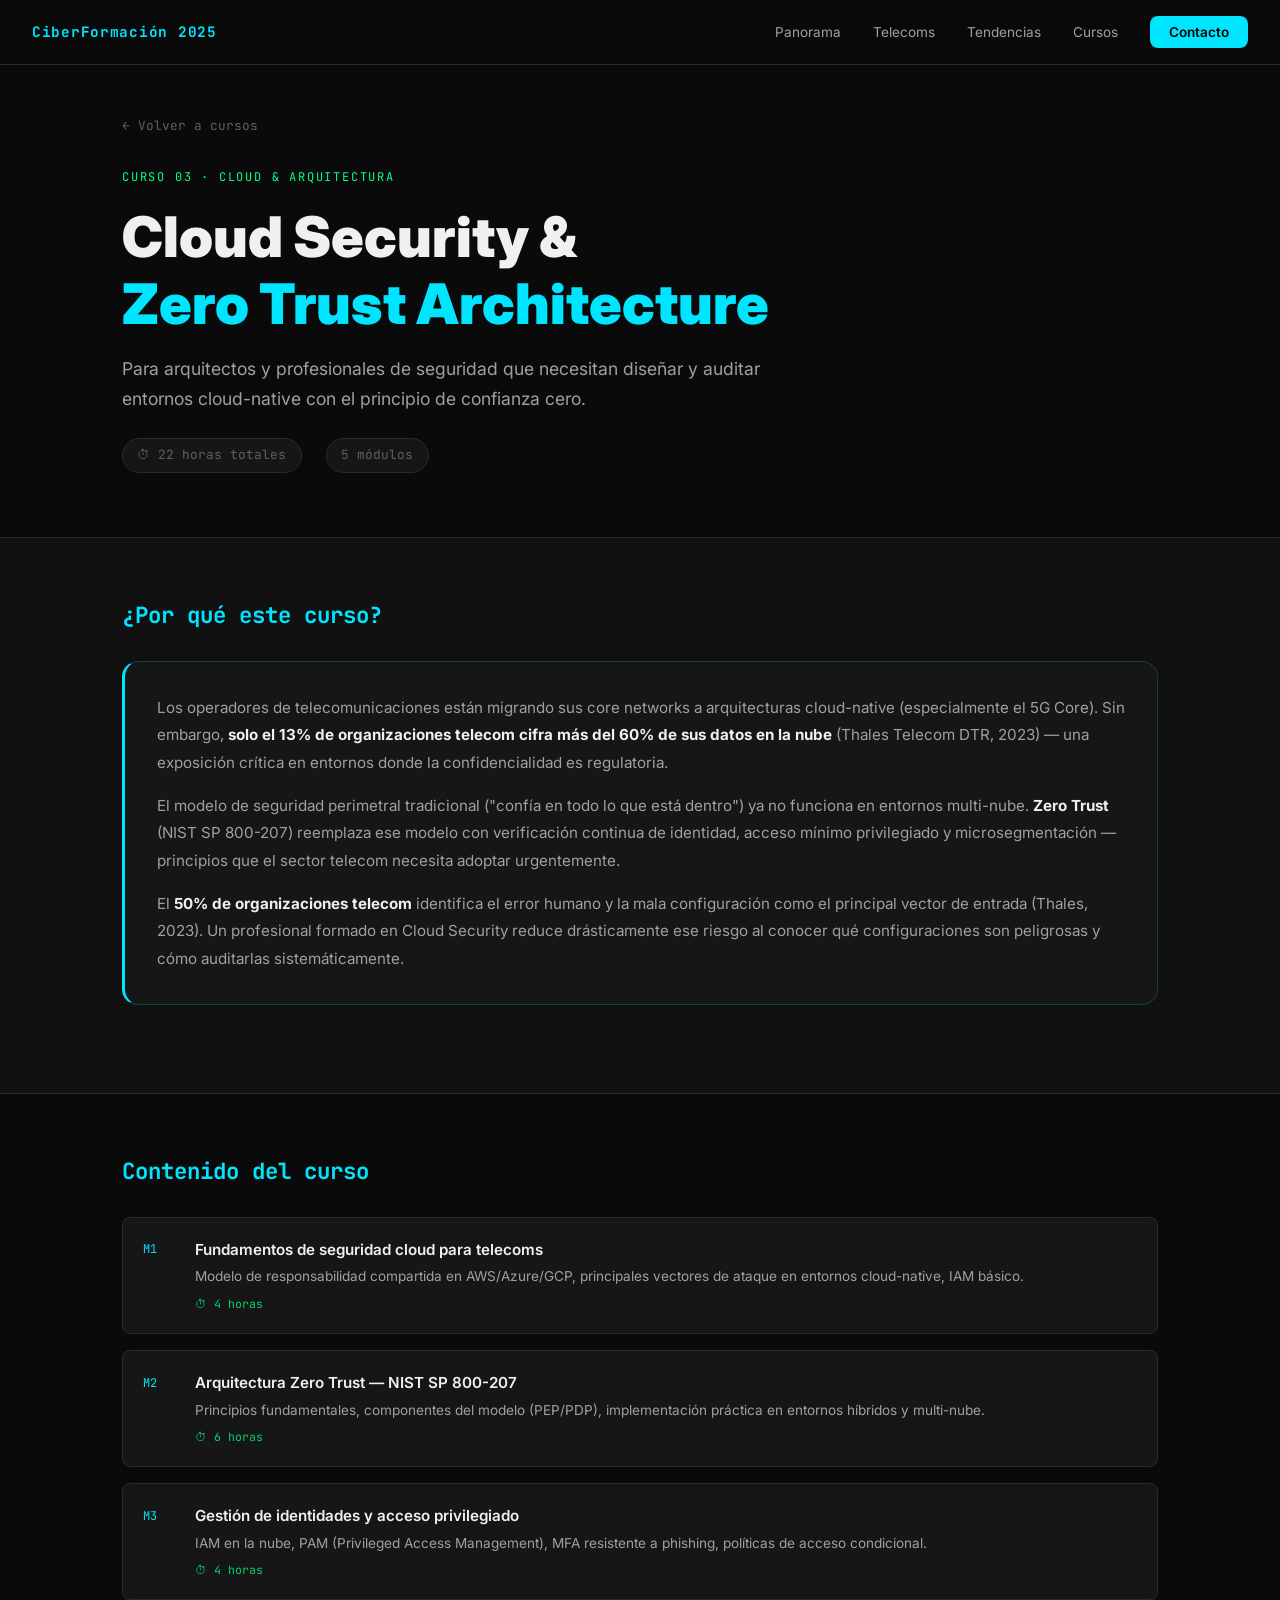
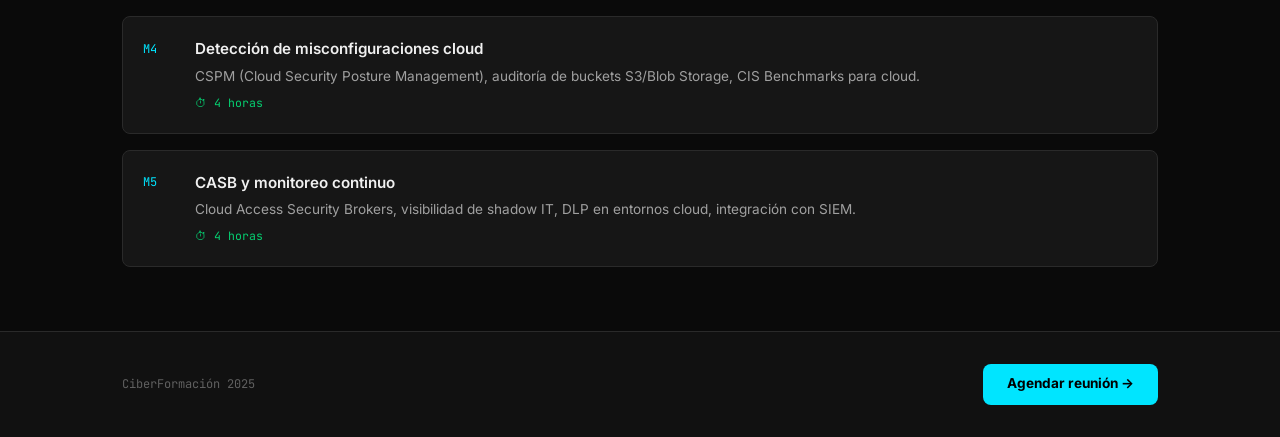
<file: courses/cloud-zero-trust.html>
<!DOCTYPE html>
<html lang="es">
<head>
  <meta charset="UTF-8" />
  <meta name="viewport" content="width=device-width, initial-scale=1.0" />
  <title>Cloud Security & Zero Trust · CiberFormación 2025</title>
  <link rel="preconnect" href="https://fonts.googleapis.com" />
  <link rel="preconnect" href="https://fonts.gstatic.com" crossorigin />
  <link href="https://fonts.googleapis.com/css2?family=Inter:wght@400;600;700;900&family=JetBrains+Mono:wght@400;700&display=swap" rel="stylesheet" />
  <link rel="stylesheet" href="../assets/css/style.css" />
  <style>
    .course-hero { padding: 7rem 0 4rem; border-bottom: 1px solid var(--border); }
    .course-tag { font-family: var(--font-mono); font-size: 0.75rem; color: var(--accent-green); letter-spacing: 0.15em; text-transform: uppercase; margin-bottom: 1rem; display: block; }
    .course-title { font-size: clamp(2rem, 5vw, 3.5rem); font-weight: 900; margin-bottom: 1rem; }
    .course-lead { font-size: 1.1rem; color: var(--text-secondary); max-width: 640px; line-height: 1.7; }
    .back-link { display: inline-flex; align-items: center; gap: 0.5rem; font-family: var(--font-mono); font-size: 0.8rem; color: var(--text-muted); margin-bottom: 2rem; transition: color 0.3s; }
    .back-link:hover { color: var(--accent-cyan); }
    .content-section { padding: 4rem 0; border-bottom: 1px solid var(--border); }
    .content-section:last-child { border-bottom: none; }
    .content-section h2 { font-size: 1.4rem; color: var(--accent-cyan); margin-bottom: 2rem; font-family: var(--font-mono); }
    .why-block { background: var(--bg-card); border: 1px solid rgba(0,229,255,0.2); border-left: 3px solid var(--accent-cyan); border-radius: var(--radius-lg); padding: 2rem; margin-bottom: 1.5rem; }
    .why-block p { color: var(--text-secondary); line-height: 1.8; font-size: 0.95rem; margin-bottom: 1rem; }
    .why-block p:last-child { margin-bottom: 0; }
    .why-block strong { color: var(--text-primary); }
    .modules-list { display: flex; flex-direction: column; gap: 1rem; }
    .module-item { display: flex; gap: 1.5rem; align-items: flex-start; padding: 1.25rem; background: var(--bg-card); border: 1px solid var(--border); border-radius: var(--radius); }
    .module-num { font-family: var(--font-mono); font-size: 0.75rem; color: var(--accent-cyan); flex-shrink: 0; padding-top: 0.15rem; min-width: 28px; }
    .module-title { font-size: 0.95rem; color: var(--text-primary); font-weight: 600; margin-bottom: 0.25rem; }
    .module-desc { font-size: 0.85rem; color: var(--text-secondary); line-height: 1.5; }
  </style>
</head>
<body>
  <nav class="nav" id="nav">
    <div class="nav__logo">CiberFormación 2025</div>
    <ul class="nav__links">
      <li><a href="../index.html#panorama">Panorama</a></li>
      <li><a href="../index.html#telecoms">Telecoms</a></li>
      <li><a href="../index.html#tendencias">Tendencias</a></li>
      <li><a href="../index.html#cursos">Cursos</a></li>
      <li><a href="../index.html#contacto" class="nav__cta">Contacto</a></li>
    </ul>
  </nav>

  <main>
    <section class="course-hero">
      <div class="container">
        <a href="../index.html#cursos" class="back-link">← Volver a cursos</a>
        <span class="course-tag">Curso 03 · Cloud & Arquitectura</span>
        <h1 class="course-title">Cloud Security &amp;<br /><span style="color: var(--accent-cyan);">Zero Trust Architecture</span></h1>
        <p class="course-lead">Para arquitectos y profesionales de seguridad que necesitan diseñar y auditar entornos cloud-native con el principio de confianza cero.</p>
        <div class="course-meta">
          <span class="course-meta__item mono">⏱ 22 horas totales</span>
          <span class="course-meta__item mono">5 módulos</span>
        </div>
      </div>
    </section>

    <section class="content-section" style="background: var(--bg-secondary);">
      <div class="container">
        <h2>¿Por qué este curso?</h2>
        <div class="why-block">
          <p>Los operadores de telecomunicaciones están migrando sus core networks a arquitecturas cloud-native (especialmente el 5G Core). Sin embargo, <strong>solo el 13% de organizaciones telecom cifra más del 60% de sus datos en la nube</strong> (Thales Telecom DTR, 2023) — una exposición crítica en entornos donde la confidencialidad es regulatoria.</p>
          <p>El modelo de seguridad perimetral tradicional ("confía en todo lo que está dentro") ya no funciona en entornos multi-nube. <strong>Zero Trust</strong> (NIST SP 800-207) reemplaza ese modelo con verificación continua de identidad, acceso mínimo privilegiado y microsegmentación — principios que el sector telecom necesita adoptar urgentemente.</p>
          <p>El <strong>50% de organizaciones telecom</strong> identifica el error humano y la mala configuración como el principal vector de entrada (Thales, 2023). Un profesional formado en Cloud Security reduce drásticamente ese riesgo al conocer qué configuraciones son peligrosas y cómo auditarlas sistemáticamente.</p>
        </div>
      </div>
    </section>

    <section class="content-section">
      <div class="container">
        <h2>Contenido del curso</h2>
        <div class="modules-list">
          <div class="module-item">
            <span class="module-num">M1</span>
            <div>
              <div class="module-title">Fundamentos de seguridad cloud para telecoms</div>
              <div class="module-desc">Modelo de responsabilidad compartida en AWS/Azure/GCP, principales vectores de ataque en entornos cloud-native, IAM básico.</div>
              <div class="module-hours">⏱ 4 horas</div>
            </div>
          </div>
          <div class="module-item">
            <span class="module-num">M2</span>
            <div>
              <div class="module-title">Arquitectura Zero Trust — NIST SP 800-207</div>
              <div class="module-desc">Principios fundamentales, componentes del modelo (PEP/PDP), implementación práctica en entornos híbridos y multi-nube.</div>
              <div class="module-hours">⏱ 6 horas</div>
            </div>
          </div>
          <div class="module-item">
            <span class="module-num">M3</span>
            <div>
              <div class="module-title">Gestión de identidades y acceso privilegiado</div>
              <div class="module-desc">IAM en la nube, PAM (Privileged Access Management), MFA resistente a phishing, políticas de acceso condicional.</div>
              <div class="module-hours">⏱ 4 horas</div>
            </div>
          </div>
          <div class="module-item">
            <span class="module-num">M4</span>
            <div>
              <div class="module-title">Detección de misconfiguraciones cloud</div>
              <div class="module-desc">CSPM (Cloud Security Posture Management), auditoría de buckets S3/Blob Storage, CIS Benchmarks para cloud.</div>
              <div class="module-hours">⏱ 4 horas</div>
            </div>
          </div>
          <div class="module-item">
            <span class="module-num">M5</span>
            <div>
              <div class="module-title">CASB y monitoreo continuo</div>
              <div class="module-desc">Cloud Access Security Brokers, visibilidad de shadow IT, DLP en entornos cloud, integración con SIEM.</div>
              <div class="module-hours">⏱ 4 horas</div>
            </div>
          </div>
        </div>
      </div>
    </section>
  </main>

  <footer class="footer">
    <div class="container footer__inner">
      <span class="footer__text mono">CiberFormación 2025</span>
      <a href="../index.html#contacto" class="hero__cta" style="font-size: 0.85rem; padding: 0.6rem 1.5rem;">Agendar reunión →</a>
    </div>
  </footer>

  <script src="../assets/js/main.js"></script>
</body>
</html>
</file>
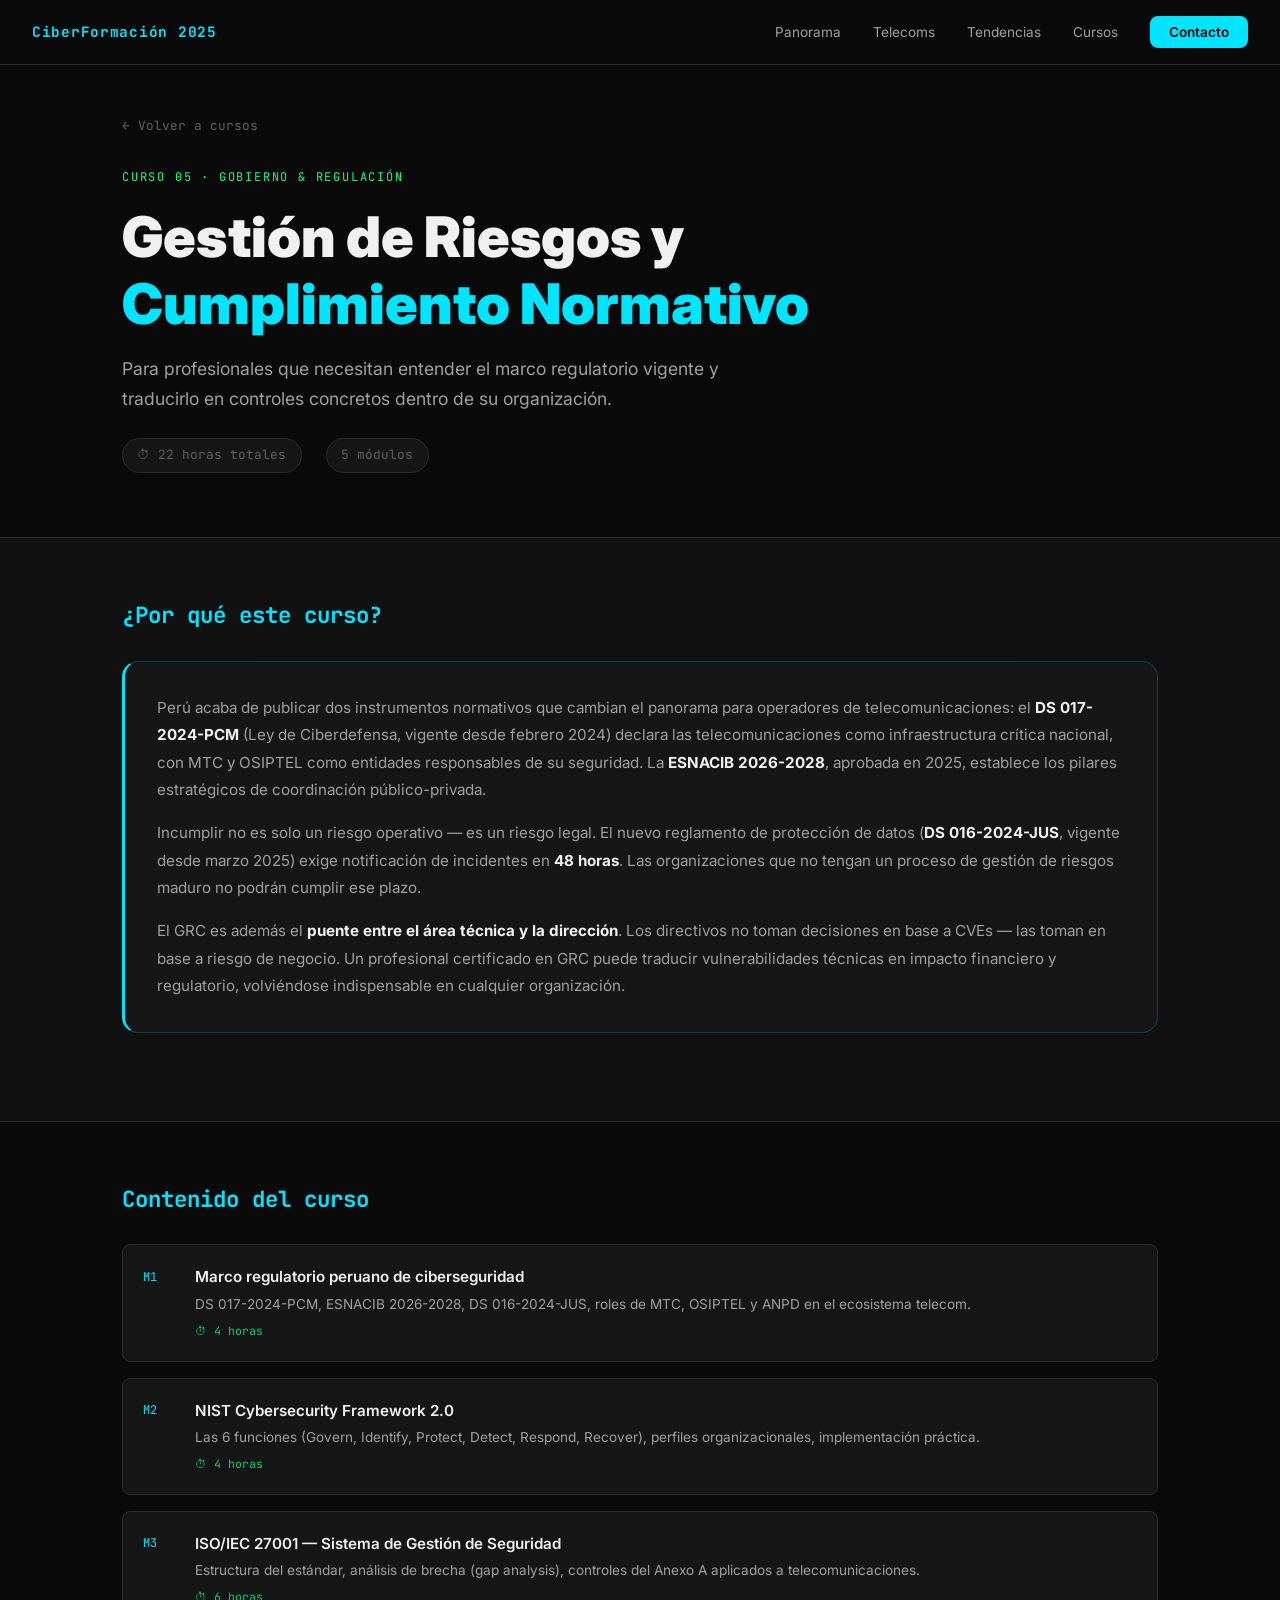
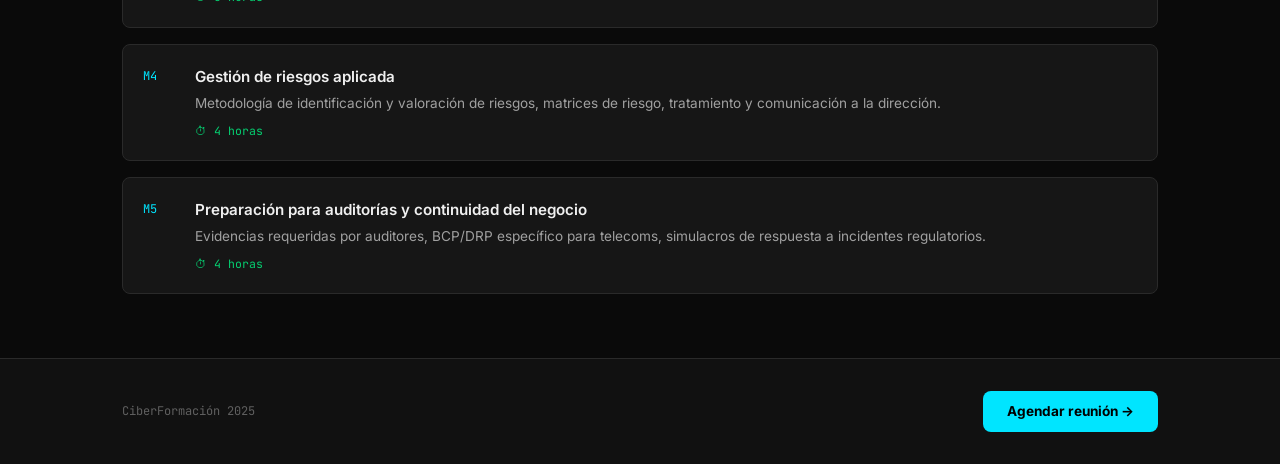
<file: courses/grc-compliance.html>
<!DOCTYPE html>
<html lang="es">
<head>
  <meta charset="UTF-8" />
  <meta name="viewport" content="width=device-width, initial-scale=1.0" />
  <title>GRC & Cumplimiento Normativo · CiberFormación 2025</title>
  <link rel="preconnect" href="https://fonts.googleapis.com" />
  <link rel="preconnect" href="https://fonts.gstatic.com" crossorigin />
  <link href="https://fonts.googleapis.com/css2?family=Inter:wght@400;600;700;900&family=JetBrains+Mono:wght@400;700&display=swap" rel="stylesheet" />
  <link rel="stylesheet" href="../assets/css/style.css" />
  <style>
    .course-hero { padding: 7rem 0 4rem; border-bottom: 1px solid var(--border); }
    .course-tag { font-family: var(--font-mono); font-size: 0.75rem; color: var(--accent-green); letter-spacing: 0.15em; text-transform: uppercase; margin-bottom: 1rem; display: block; }
    .course-title { font-size: clamp(2rem, 5vw, 3.5rem); font-weight: 900; margin-bottom: 1rem; }
    .course-lead { font-size: 1.1rem; color: var(--text-secondary); max-width: 640px; line-height: 1.7; }
    .back-link { display: inline-flex; align-items: center; gap: 0.5rem; font-family: var(--font-mono); font-size: 0.8rem; color: var(--text-muted); margin-bottom: 2rem; transition: color 0.3s; }
    .back-link:hover { color: var(--accent-cyan); }
    .content-section { padding: 4rem 0; border-bottom: 1px solid var(--border); }
    .content-section:last-child { border-bottom: none; }
    .content-section h2 { font-size: 1.4rem; color: var(--accent-cyan); margin-bottom: 2rem; font-family: var(--font-mono); }
    .why-block { background: var(--bg-card); border: 1px solid rgba(0,229,255,0.2); border-left: 3px solid var(--accent-cyan); border-radius: var(--radius-lg); padding: 2rem; margin-bottom: 1.5rem; }
    .why-block p { color: var(--text-secondary); line-height: 1.8; font-size: 0.95rem; margin-bottom: 1rem; }
    .why-block p:last-child { margin-bottom: 0; }
    .why-block strong { color: var(--text-primary); }
    .modules-list { display: flex; flex-direction: column; gap: 1rem; }
    .module-item { display: flex; gap: 1.5rem; align-items: flex-start; padding: 1.25rem; background: var(--bg-card); border: 1px solid var(--border); border-radius: var(--radius); }
    .module-num { font-family: var(--font-mono); font-size: 0.75rem; color: var(--accent-cyan); flex-shrink: 0; padding-top: 0.15rem; min-width: 28px; }
    .module-title { font-size: 0.95rem; color: var(--text-primary); font-weight: 600; margin-bottom: 0.25rem; }
    .module-desc { font-size: 0.85rem; color: var(--text-secondary); line-height: 1.5; }
  </style>
</head>
<body>
  <nav class="nav" id="nav">
    <div class="nav__logo">CiberFormación 2025</div>
    <ul class="nav__links">
      <li><a href="../index.html#panorama">Panorama</a></li>
      <li><a href="../index.html#telecoms">Telecoms</a></li>
      <li><a href="../index.html#tendencias">Tendencias</a></li>
      <li><a href="../index.html#cursos">Cursos</a></li>
      <li><a href="../index.html#contacto" class="nav__cta">Contacto</a></li>
    </ul>
  </nav>

  <main>
    <section class="course-hero">
      <div class="container">
        <a href="../index.html#cursos" class="back-link">← Volver a cursos</a>
        <span class="course-tag">Curso 05 · Gobierno & Regulación</span>
        <h1 class="course-title">Gestión de Riesgos y<br /><span style="color: var(--accent-cyan);">Cumplimiento Normativo</span></h1>
        <p class="course-lead">Para profesionales que necesitan entender el marco regulatorio vigente y traducirlo en controles concretos dentro de su organización.</p>
        <div class="course-meta">
          <span class="course-meta__item mono">⏱ 22 horas totales</span>
          <span class="course-meta__item mono">5 módulos</span>
        </div>
      </div>
    </section>

    <section class="content-section" style="background: var(--bg-secondary);">
      <div class="container">
        <h2>¿Por qué este curso?</h2>
        <div class="why-block">
          <p>Perú acaba de publicar dos instrumentos normativos que cambian el panorama para operadores de telecomunicaciones: el <strong>DS 017-2024-PCM</strong> (Ley de Ciberdefensa, vigente desde febrero 2024) declara las telecomunicaciones como infraestructura crítica nacional, con MTC y OSIPTEL como entidades responsables de su seguridad. La <strong>ESNACIB 2026-2028</strong>, aprobada en 2025, establece los pilares estratégicos de coordinación público-privada.</p>
          <p>Incumplir no es solo un riesgo operativo — es un riesgo legal. El nuevo reglamento de protección de datos (<strong>DS 016-2024-JUS</strong>, vigente desde marzo 2025) exige notificación de incidentes en <strong>48 horas</strong>. Las organizaciones que no tengan un proceso de gestión de riesgos maduro no podrán cumplir ese plazo.</p>
          <p>El GRC es además el <strong>puente entre el área técnica y la dirección</strong>. Los directivos no toman decisiones en base a CVEs — las toman en base a riesgo de negocio. Un profesional certificado en GRC puede traducir vulnerabilidades técnicas en impacto financiero y regulatorio, volviéndose indispensable en cualquier organización.</p>
        </div>
      </div>
    </section>

    <section class="content-section">
      <div class="container">
        <h2>Contenido del curso</h2>
        <div class="modules-list">
          <div class="module-item">
            <span class="module-num">M1</span>
            <div>
              <div class="module-title">Marco regulatorio peruano de ciberseguridad</div>
              <div class="module-desc">DS 017-2024-PCM, ESNACIB 2026-2028, DS 016-2024-JUS, roles de MTC, OSIPTEL y ANPD en el ecosistema telecom.</div>
              <div class="module-hours">⏱ 4 horas</div>
            </div>
          </div>
          <div class="module-item">
            <span class="module-num">M2</span>
            <div>
              <div class="module-title">NIST Cybersecurity Framework 2.0</div>
              <div class="module-desc">Las 6 funciones (Govern, Identify, Protect, Detect, Respond, Recover), perfiles organizacionales, implementación práctica.</div>
              <div class="module-hours">⏱ 4 horas</div>
            </div>
          </div>
          <div class="module-item">
            <span class="module-num">M3</span>
            <div>
              <div class="module-title">ISO/IEC 27001 — Sistema de Gestión de Seguridad</div>
              <div class="module-desc">Estructura del estándar, análisis de brecha (gap analysis), controles del Anexo A aplicados a telecomunicaciones.</div>
              <div class="module-hours">⏱ 6 horas</div>
            </div>
          </div>
          <div class="module-item">
            <span class="module-num">M4</span>
            <div>
              <div class="module-title">Gestión de riesgos aplicada</div>
              <div class="module-desc">Metodología de identificación y valoración de riesgos, matrices de riesgo, tratamiento y comunicación a la dirección.</div>
              <div class="module-hours">⏱ 4 horas</div>
            </div>
          </div>
          <div class="module-item">
            <span class="module-num">M5</span>
            <div>
              <div class="module-title">Preparación para auditorías y continuidad del negocio</div>
              <div class="module-desc">Evidencias requeridas por auditores, BCP/DRP específico para telecoms, simulacros de respuesta a incidentes regulatorios.</div>
              <div class="module-hours">⏱ 4 horas</div>
            </div>
          </div>
        </div>
      </div>
    </section>
  </main>

  <footer class="footer">
    <div class="container footer__inner">
      <span class="footer__text mono">CiberFormación 2025</span>
      <a href="../index.html#contacto" class="hero__cta" style="font-size: 0.85rem; padding: 0.6rem 1.5rem;">Agendar reunión →</a>
    </div>
  </footer>

  <script src="../assets/js/main.js"></script>
</body>
</html>
</file>
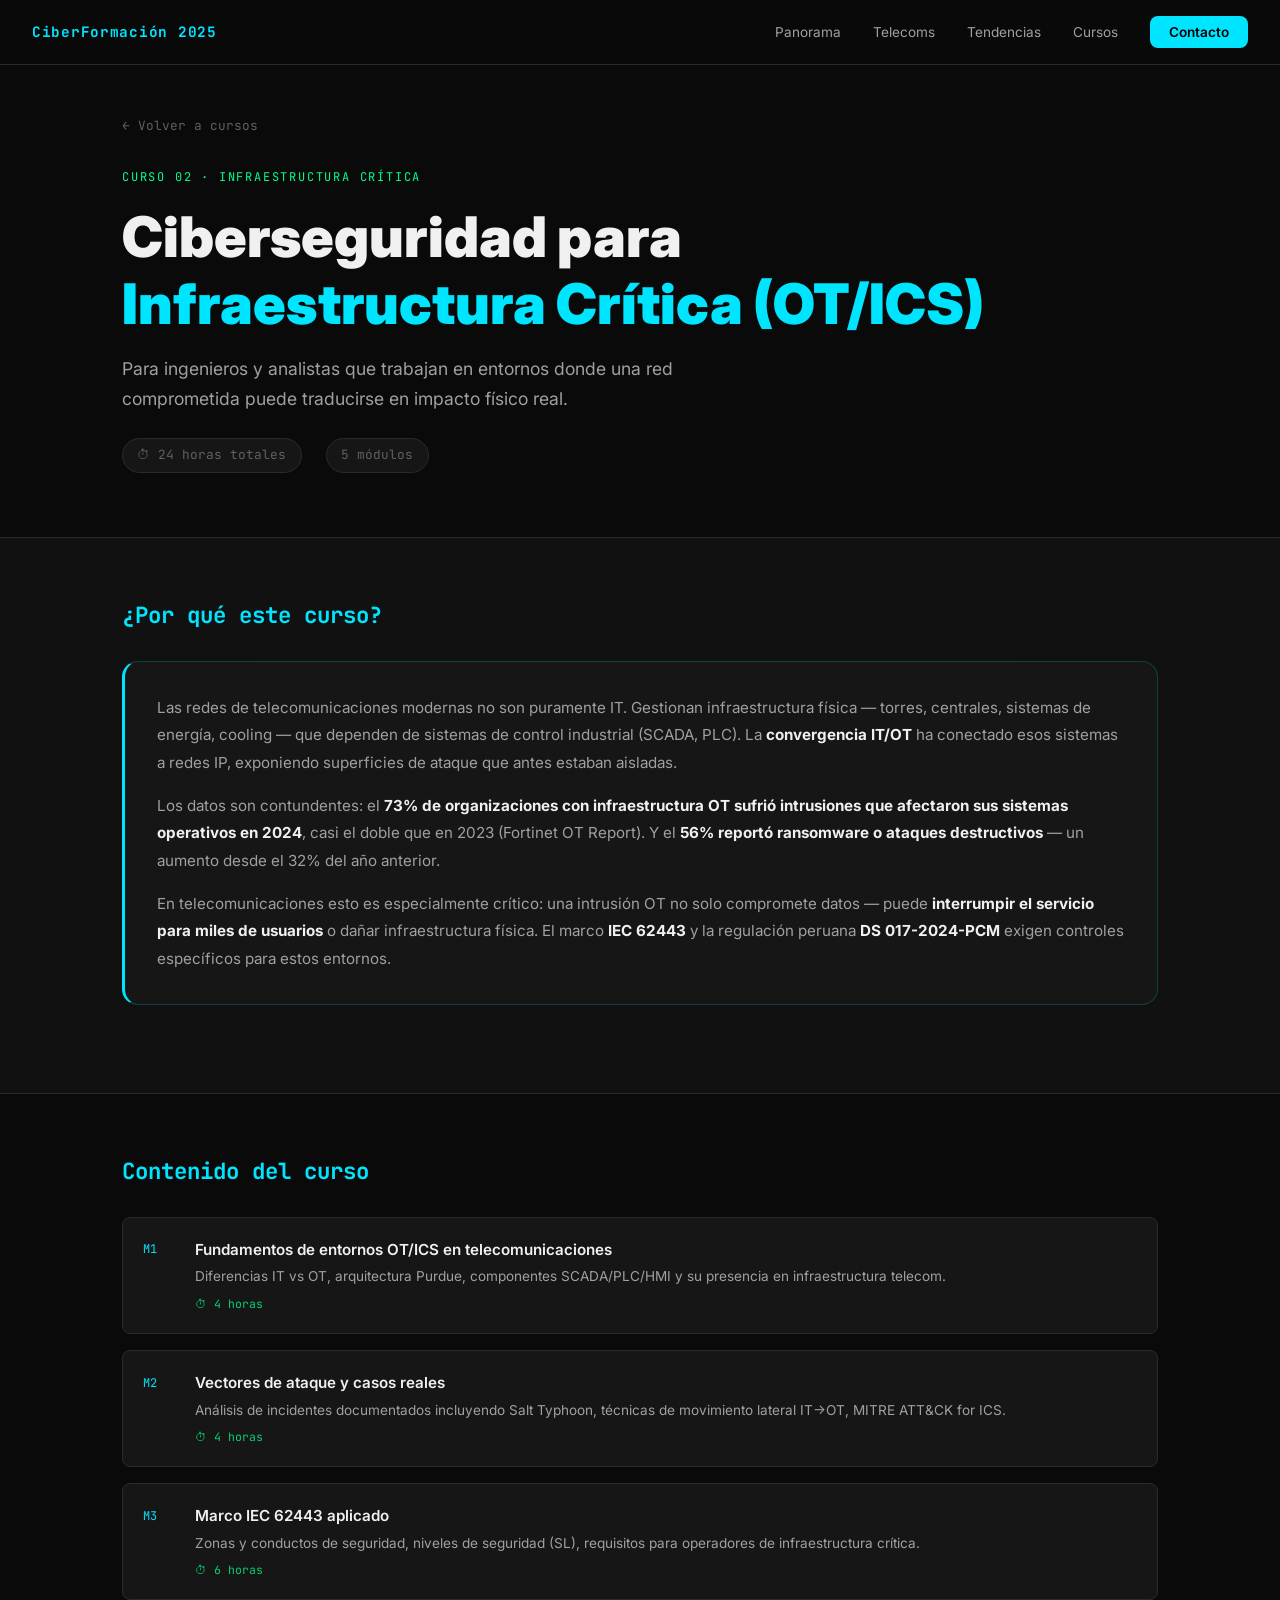
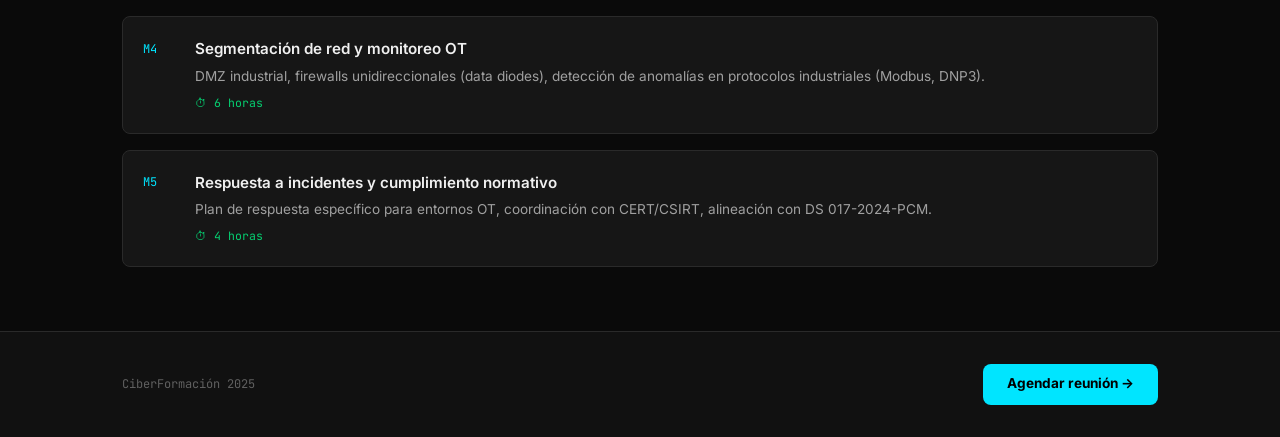
<file: courses/ot-ics-security.html>
<!DOCTYPE html>
<html lang="es">
<head>
  <meta charset="UTF-8" />
  <meta name="viewport" content="width=device-width, initial-scale=1.0" />
  <title>Ciberseguridad OT/ICS · CiberFormación 2025</title>
  <link rel="preconnect" href="https://fonts.googleapis.com" />
  <link rel="preconnect" href="https://fonts.gstatic.com" crossorigin />
  <link href="https://fonts.googleapis.com/css2?family=Inter:wght@400;600;700;900&family=JetBrains+Mono:wght@400;700&display=swap" rel="stylesheet" />
  <link rel="stylesheet" href="../assets/css/style.css" />
  <style>
    .course-hero { padding: 7rem 0 4rem; border-bottom: 1px solid var(--border); }
    .course-tag { font-family: var(--font-mono); font-size: 0.75rem; color: var(--accent-green); letter-spacing: 0.15em; text-transform: uppercase; margin-bottom: 1rem; display: block; }
    .course-title { font-size: clamp(2rem, 5vw, 3.5rem); font-weight: 900; margin-bottom: 1rem; }
    .course-lead { font-size: 1.1rem; color: var(--text-secondary); max-width: 640px; line-height: 1.7; }
    .back-link { display: inline-flex; align-items: center; gap: 0.5rem; font-family: var(--font-mono); font-size: 0.8rem; color: var(--text-muted); margin-bottom: 2rem; transition: color 0.3s; }
    .back-link:hover { color: var(--accent-cyan); }
    .content-section { padding: 4rem 0; border-bottom: 1px solid var(--border); }
    .content-section:last-child { border-bottom: none; }
    .content-section h2 { font-size: 1.4rem; color: var(--accent-cyan); margin-bottom: 2rem; font-family: var(--font-mono); }
    .why-block { background: var(--bg-card); border: 1px solid rgba(0,229,255,0.2); border-left: 3px solid var(--accent-cyan); border-radius: var(--radius-lg); padding: 2rem; margin-bottom: 1.5rem; }
    .why-block p { color: var(--text-secondary); line-height: 1.8; font-size: 0.95rem; margin-bottom: 1rem; }
    .why-block p:last-child { margin-bottom: 0; }
    .why-block strong { color: var(--text-primary); }
    .modules-list { display: flex; flex-direction: column; gap: 1rem; }
    .module-item { display: flex; gap: 1.5rem; align-items: flex-start; padding: 1.25rem; background: var(--bg-card); border: 1px solid var(--border); border-radius: var(--radius); }
    .module-num { font-family: var(--font-mono); font-size: 0.75rem; color: var(--accent-cyan); flex-shrink: 0; padding-top: 0.15rem; min-width: 28px; }
    .module-title { font-size: 0.95rem; color: var(--text-primary); font-weight: 600; margin-bottom: 0.25rem; }
    .module-desc { font-size: 0.85rem; color: var(--text-secondary); line-height: 1.5; }
  </style>
</head>
<body>
  <nav class="nav" id="nav">
    <div class="nav__logo">CiberFormación 2025</div>
    <ul class="nav__links">
      <li><a href="../index.html#panorama">Panorama</a></li>
      <li><a href="../index.html#telecoms">Telecoms</a></li>
      <li><a href="../index.html#tendencias">Tendencias</a></li>
      <li><a href="../index.html#cursos">Cursos</a></li>
      <li><a href="../index.html#contacto" class="nav__cta">Contacto</a></li>
    </ul>
  </nav>

  <main>
    <section class="course-hero">
      <div class="container">
        <a href="../index.html#cursos" class="back-link">← Volver a cursos</a>
        <span class="course-tag">Curso 02 · Infraestructura Crítica</span>
        <h1 class="course-title">Ciberseguridad para<br /><span style="color: var(--accent-cyan);">Infraestructura Crítica (OT/ICS)</span></h1>
        <p class="course-lead">Para ingenieros y analistas que trabajan en entornos donde una red comprometida puede traducirse en impacto físico real.</p>
        <div class="course-meta">
          <span class="course-meta__item mono">⏱ 24 horas totales</span>
          <span class="course-meta__item mono">5 módulos</span>
        </div>
      </div>
    </section>

    <section class="content-section" style="background: var(--bg-secondary);">
      <div class="container">
        <h2>¿Por qué este curso?</h2>
        <div class="why-block">
          <p>Las redes de telecomunicaciones modernas no son puramente IT. Gestionan infraestructura física — torres, centrales, sistemas de energía, cooling — que dependen de sistemas de control industrial (SCADA, PLC). La <strong>convergencia IT/OT</strong> ha conectado esos sistemas a redes IP, exponiendo superficies de ataque que antes estaban aisladas.</p>
          <p>Los datos son contundentes: el <strong>73% de organizaciones con infraestructura OT sufrió intrusiones que afectaron sus sistemas operativos en 2024</strong>, casi el doble que en 2023 (Fortinet OT Report). Y el <strong>56% reportó ransomware o ataques destructivos</strong> — un aumento desde el 32% del año anterior.</p>
          <p>En telecomunicaciones esto es especialmente crítico: una intrusión OT no solo compromete datos — puede <strong>interrumpir el servicio para miles de usuarios</strong> o dañar infraestructura física. El marco <strong>IEC 62443</strong> y la regulación peruana <strong>DS 017-2024-PCM</strong> exigen controles específicos para estos entornos.</p>
        </div>
      </div>
    </section>

    <section class="content-section">
      <div class="container">
        <h2>Contenido del curso</h2>
        <div class="modules-list">
          <div class="module-item">
            <span class="module-num">M1</span>
            <div>
              <div class="module-title">Fundamentos de entornos OT/ICS en telecomunicaciones</div>
              <div class="module-desc">Diferencias IT vs OT, arquitectura Purdue, componentes SCADA/PLC/HMI y su presencia en infraestructura telecom.</div>
              <div class="module-hours">⏱ 4 horas</div>
            </div>
          </div>
          <div class="module-item">
            <span class="module-num">M2</span>
            <div>
              <div class="module-title">Vectores de ataque y casos reales</div>
              <div class="module-desc">Análisis de incidentes documentados incluyendo Salt Typhoon, técnicas de movimiento lateral IT→OT, MITRE ATT&CK for ICS.</div>
              <div class="module-hours">⏱ 4 horas</div>
            </div>
          </div>
          <div class="module-item">
            <span class="module-num">M3</span>
            <div>
              <div class="module-title">Marco IEC 62443 aplicado</div>
              <div class="module-desc">Zonas y conductos de seguridad, niveles de seguridad (SL), requisitos para operadores de infraestructura crítica.</div>
              <div class="module-hours">⏱ 6 horas</div>
            </div>
          </div>
          <div class="module-item">
            <span class="module-num">M4</span>
            <div>
              <div class="module-title">Segmentación de red y monitoreo OT</div>
              <div class="module-desc">DMZ industrial, firewalls unidireccionales (data diodes), detección de anomalías en protocolos industriales (Modbus, DNP3).</div>
              <div class="module-hours">⏱ 6 horas</div>
            </div>
          </div>
          <div class="module-item">
            <span class="module-num">M5</span>
            <div>
              <div class="module-title">Respuesta a incidentes y cumplimiento normativo</div>
              <div class="module-desc">Plan de respuesta específico para entornos OT, coordinación con CERT/CSIRT, alineación con DS 017-2024-PCM.</div>
              <div class="module-hours">⏱ 4 horas</div>
            </div>
          </div>
        </div>
      </div>
    </section>
  </main>

  <footer class="footer">
    <div class="container footer__inner">
      <span class="footer__text mono">CiberFormación 2025</span>
      <a href="../index.html#contacto" class="hero__cta" style="font-size: 0.85rem; padding: 0.6rem 1.5rem;">Agendar reunión →</a>
    </div>
  </footer>

  <script src="../assets/js/main.js"></script>
</body>
</html>
</file>
<file: assets/css/style.css>
/* ===== VARIABLES ===== */
:root {
  --bg-primary: #0a0a0a;
  --bg-secondary: #111111;
  --bg-card: #161616;
  --bg-card-hover: #1e1e1e;
  --accent-cyan: #00e5ff;
  --accent-green: #00ff88;
  --accent-purple: #7c3aed;
  --text-primary: #f0f0f0;
  --text-secondary: #a0a0a0;
  --text-muted: #606060;
  --border: #2a2a2a;
  --font-sans: 'Inter', system-ui, sans-serif;
  --font-mono: 'JetBrains Mono', 'Courier New', monospace;
  --radius: 8px;
  --radius-lg: 16px;
  --shadow: 0 0 40px rgba(0, 229, 255, 0.08);
  --transition: 0.3s ease;
  --max-width: 1100px;
}

/* ===== RESET ===== */
*, *::before, *::after {
  box-sizing: border-box;
  margin: 0;
  padding: 0;
}

html {
  scroll-behavior: smooth;
  font-size: 16px;
}

body {
  background-color: var(--bg-primary);
  color: var(--text-primary);
  font-family: var(--font-sans);
  line-height: 1.6;
  overflow-x: hidden;
}

img { max-width: 100%; }
a { color: inherit; text-decoration: none; }

/* ===== TIPOGRAFÍA ===== */
h1, h2, h3, h4 {
  line-height: 1.2;
  font-weight: 700;
}

h1 { font-size: clamp(2.2rem, 5vw, 4rem); }
h2 { font-size: clamp(1.8rem, 3.5vw, 2.8rem); }
h3 { font-size: clamp(1.2rem, 2vw, 1.5rem); }

.mono { font-family: var(--font-mono); }

/* ===== LAYOUT UTILIDADES ===== */
.container {
  max-width: var(--max-width);
  margin: 0 auto;
  padding: 0 2rem;
}

.section {
  padding: 6rem 0;
}

.section__header {
  text-align: center;
  margin-bottom: 4rem;
}

.section__label {
  font-family: var(--font-mono);
  font-size: 0.8rem;
  color: var(--accent-cyan);
  letter-spacing: 0.2em;
  text-transform: uppercase;
  margin-bottom: 1rem;
  display: block;
}

.section__title {
  color: var(--text-primary);
  margin-bottom: 1rem;
}

.section__subtitle {
  color: var(--text-secondary);
  font-size: 1.1rem;
  max-width: 600px;
  margin: 0 auto;
}

/* ===== ANIMACIONES AL SCROLL ===== */
.reveal {
  opacity: 0;
  transform: translateY(30px);
  transition: opacity 0.6s ease, transform 0.6s ease;
}

.reveal.visible {
  opacity: 1;
  transform: translateY(0);
}

.reveal-delay-1 { transition-delay: 0.1s; }
.reveal-delay-2 { transition-delay: 0.2s; }
.reveal-delay-3 { transition-delay: 0.3s; }
.reveal-delay-4 { transition-delay: 0.4s; }
.reveal-delay-5 { transition-delay: 0.5s; }

/* ===== NAV ===== */
.nav {
  position: fixed;
  top: 0;
  left: 0;
  right: 0;
  z-index: 100;
  display: flex;
  align-items: center;
  justify-content: space-between;
  padding: 1.2rem 2rem;
  background: rgba(10, 10, 10, 0.85);
  backdrop-filter: blur(12px);
  border-bottom: 1px solid var(--border);
  transition: var(--transition);
}

.nav__logo {
  font-family: var(--font-mono);
  font-size: 0.9rem;
  color: var(--accent-cyan);
  font-weight: 700;
  letter-spacing: 0.05em;
}

.nav__links {
  display: flex;
  list-style: none;
  gap: 2rem;
  align-items: center;
}

.nav__links a {
  font-size: 0.85rem;
  color: var(--text-secondary);
  transition: color var(--transition);
}

.nav__links a:hover { color: var(--text-primary); }

.nav__cta {
  background: var(--accent-cyan);
  color: #000 !important;
  padding: 0.5rem 1.2rem;
  border-radius: var(--radius);
  font-weight: 600;
  font-size: 0.85rem !important;
  transition: opacity var(--transition) !important;
}

.nav__cta:hover { opacity: 0.85; }

@media (max-width: 768px) {
  .nav__links { display: none; }
}

/* ===== HERO ===== */
.hero {
  min-height: 100vh;
  display: flex;
  align-items: center;
  position: relative;
  overflow: hidden;
  padding: 8rem 0 4rem;
}

.hero__bg-grid {
  position: absolute;
  inset: 0;
  background-image:
    linear-gradient(rgba(0, 229, 255, 0.03) 1px, transparent 1px),
    linear-gradient(90deg, rgba(0, 229, 255, 0.03) 1px, transparent 1px);
  background-size: 60px 60px;
  pointer-events: none;
}

.hero__content {
  position: relative;
  z-index: 1;
}

.hero__badge {
  display: inline-block;
  font-size: 0.8rem;
  color: var(--accent-green);
  letter-spacing: 0.15em;
  margin-bottom: 1.5rem;
  padding: 0.4rem 1rem;
  border: 1px solid rgba(0, 255, 136, 0.3);
  border-radius: 999px;
}

.hero__title {
  font-size: clamp(2.8rem, 7vw, 5.5rem);
  font-weight: 900;
  line-height: 1.05;
  margin-bottom: 1.5rem;
  color: var(--text-primary);
}

.hero__highlight {
  color: var(--accent-cyan);
}

.hero__subtitle {
  font-size: clamp(1rem, 2vw, 1.2rem);
  color: var(--text-secondary);
  max-width: 560px;
  margin-bottom: 2.5rem;
  line-height: 1.7;
}

.hero__stat {
  display: flex;
  align-items: baseline;
  gap: 1rem;
  margin-bottom: 3rem;
  padding: 1.2rem 1.5rem;
  background: var(--bg-card);
  border: 1px solid var(--border);
  border-left: 3px solid var(--accent-cyan);
  border-radius: var(--radius);
  max-width: 520px;
}

.hero__stat-number {
  font-size: 2.5rem;
  font-weight: 700;
  color: var(--accent-cyan);
  white-space: nowrap;
}

.hero__stat-label {
  font-size: 0.82rem;
  color: var(--text-secondary);
  line-height: 1.4;
}

.hero__cta {
  display: inline-block;
  background: var(--accent-cyan);
  color: #000;
  font-weight: 700;
  font-size: 1rem;
  padding: 1rem 2.5rem;
  border-radius: var(--radius);
  transition: opacity var(--transition), transform var(--transition);
}

.hero__cta:hover {
  opacity: 0.85;
  transform: translateY(-2px);
}

/* ===== PANORAMA / STATS GRID ===== */
.panorama {
  background: var(--bg-secondary);
}

.stats-grid {
  display: grid;
  grid-template-columns: repeat(auto-fit, minmax(280px, 1fr));
  gap: 1.5rem;
}

.stat-card {
  background: var(--bg-card);
  border: 1px solid var(--border);
  border-radius: var(--radius-lg);
  padding: 2rem;
  transition: transform var(--transition), box-shadow var(--transition);
}

.stat-card:hover {
  transform: translateY(-4px);
  box-shadow: var(--shadow);
}

.stat-card--accent {
  border-color: rgba(0, 229, 255, 0.3);
  background: linear-gradient(135deg, var(--bg-card) 0%, rgba(0, 229, 255, 0.05) 100%);
}

.stat-card__icon {
  font-size: 2rem;
  margin-bottom: 1rem;
}

.stat-card__number {
  font-size: 3rem;
  font-weight: 700;
  color: var(--accent-cyan);
  line-height: 1;
  margin-bottom: 0.75rem;
}

.stat-card__label {
  font-size: 1rem;
  color: var(--text-primary);
  margin-bottom: 1rem;
  line-height: 1.4;
}

.stat-card__source {
  font-size: 0.72rem;
  color: var(--text-muted);
  font-family: var(--font-mono);
  border-top: 1px solid var(--border);
  padding-top: 0.75rem;
  margin-top: auto;
}

/* ===== TELECOMUNICACIONES ===== */
.telecoms__grid {
  display: grid;
  grid-template-columns: 1fr 1fr;
  gap: 3rem;
  align-items: start;
}

@media (max-width: 768px) {
  .telecoms__grid { grid-template-columns: 1fr; }
}

.threat-item {
  display: flex;
  gap: 1.2rem;
  align-items: flex-start;
  padding: 1.5rem 0;
  border-bottom: 1px solid var(--border);
}

.threat-item:last-child { border-bottom: none; }

.threat-item__number {
  font-size: 2rem;
  font-weight: 700;
  color: var(--accent-green);
  min-width: 80px;
  line-height: 1;
}

.threat-item__info {
  font-size: 0.9rem;
  color: var(--text-secondary);
  line-height: 1.5;
}

.threat-item__info strong { color: var(--text-primary); }

.threat-item__source {
  display: block;
  font-size: 0.7rem;
  font-family: var(--font-mono);
  color: var(--text-muted);
  margin-top: 0.5rem;
}

.telecoms__reg-title {
  font-size: 1rem;
  color: var(--text-secondary);
  text-transform: uppercase;
  letter-spacing: 0.1em;
  margin-bottom: 1.5rem;
  font-family: var(--font-mono);
}

.reg-card {
  background: var(--bg-card);
  border: 1px solid var(--border);
  border-radius: var(--radius);
  padding: 1.2rem;
  margin-bottom: 1rem;
}

.reg-card--green { border-left: 3px solid var(--accent-green); }

.reg-card__badge {
  font-size: 0.75rem;
  color: var(--accent-cyan);
  margin-bottom: 0.5rem;
  font-weight: 700;
}

.reg-card__desc {
  font-size: 0.85rem;
  color: var(--text-secondary);
  line-height: 1.5;
}

.reg-card__source {
  font-size: 0.7rem;
  color: var(--text-muted);
  font-family: var(--font-mono);
  display: block;
  margin-top: 0.5rem;
}

/* ===== QUÉ SE ENSEÑA HOY ===== */
.tendencias { background: var(--bg-secondary); }

.courses-trend-grid {
  display: grid;
  grid-template-columns: repeat(auto-fit, minmax(300px, 1fr));
  gap: 1.5rem;
}

.course-trend {
  background: var(--bg-card);
  border: 1px solid var(--border);
  border-radius: var(--radius-lg);
  padding: 1.75rem;
  transition: transform var(--transition), border-color var(--transition);
}

.course-trend:hover {
  transform: translateY(-3px);
  border-color: rgba(0, 229, 255, 0.3);
}

.course-trend__tag {
  font-family: var(--font-mono);
  font-size: 0.7rem;
  color: var(--accent-green);
  letter-spacing: 0.1em;
  text-transform: uppercase;
  margin-bottom: 0.75rem;
}

.course-trend__title {
  font-size: 1.1rem;
  color: var(--text-primary);
  margin-bottom: 0.75rem;
}

.course-trend__desc {
  font-size: 0.88rem;
  color: var(--text-secondary);
  line-height: 1.6;
  margin-bottom: 1.2rem;
}

.course-trend__orgs {
  font-family: var(--font-mono);
  font-size: 0.72rem;
  color: var(--accent-cyan);
  opacity: 0.7;
}

/* ===== LA BRECHA ===== */
.brecha { background: var(--bg-primary); }

.brecha__comparison {
  display: flex;
  gap: 2rem;
  align-items: flex-start;
  margin-bottom: 3rem;
  flex-wrap: wrap;
}

.brecha__col { flex: 1; min-width: 240px; }

.brecha__col-title {
  font-size: 0.85rem;
  font-family: var(--font-mono);
  text-transform: uppercase;
  letter-spacing: 0.1em;
  margin-bottom: 1.5rem;
  padding-bottom: 0.75rem;
  border-bottom: 1px solid var(--border);
}

.brecha__col--demand .brecha__col-title { color: var(--accent-green); }
.brecha__col--supply .brecha__col-title { color: var(--text-muted); }

.brecha__list {
  list-style: none;
  display: flex;
  flex-direction: column;
  gap: 0.75rem;
}

.brecha__list li {
  font-size: 0.95rem;
  color: var(--text-primary);
  padding-left: 1.2rem;
  position: relative;
}

.brecha__list li::before {
  content: '✓';
  color: var(--accent-green);
  position: absolute;
  left: 0;
  font-size: 0.8rem;
}

.brecha__list--muted li { color: var(--text-secondary); }
.brecha__list--muted li::before { content: '✗'; color: var(--text-muted); }

.brecha__arrow {
  font-size: 2rem;
  color: var(--border);
  align-self: center;
  flex-shrink: 0;
}

.brecha__opportunity {
  display: flex;
  gap: 1.5rem;
  align-items: flex-start;
  background: linear-gradient(135deg, var(--bg-card), rgba(0, 229, 255, 0.05));
  border: 1px solid rgba(0, 229, 255, 0.2);
  border-radius: var(--radius-lg);
  padding: 2rem;
}

.brecha__opp-icon {
  font-size: 1.5rem;
  color: var(--accent-cyan);
  flex-shrink: 0;
  padding-top: 0.2rem;
}

.brecha__opp-title {
  font-size: 1.1rem;
  margin-bottom: 0.75rem;
  color: var(--accent-cyan);
}

.brecha__opp-desc {
  font-size: 0.92rem;
  color: var(--text-secondary);
  line-height: 1.7;
}

/* ===== CURSOS DEL FUTURO ===== */
.cursos { background: var(--bg-secondary); }

.proposed-courses {
  display: flex;
  flex-direction: column;
  gap: 1rem;
}

.proposed-course {
  display: flex;
  gap: 2rem;
  align-items: flex-start;
  background: var(--bg-card);
  border: 1px solid var(--border);
  border-radius: var(--radius-lg);
  padding: 1.75rem;
  transition: transform var(--transition), border-color var(--transition);
}

.proposed-course:hover {
  transform: translateX(6px);
  border-color: rgba(0, 229, 255, 0.3);
}

.proposed-course__num {
  font-size: 2rem;
  font-weight: 700;
  color: var(--border);
  flex-shrink: 0;
  width: 48px;
  line-height: 1;
  padding-top: 0.2rem;
}

.proposed-course__title {
  font-size: 1.1rem;
  margin-bottom: 0.5rem;
  color: var(--text-primary);
}

.proposed-course__desc {
  font-size: 0.88rem;
  color: var(--text-secondary);
  line-height: 1.6;
  margin-bottom: 1rem;
}

.proposed-course__tags {
  display: flex;
  gap: 0.5rem;
  flex-wrap: wrap;
}

.tag {
  font-family: var(--font-mono);
  font-size: 0.7rem;
  color: var(--accent-cyan);
  border: 1px solid rgba(0, 229, 255, 0.3);
  padding: 0.2rem 0.6rem;
  border-radius: 999px;
}

/* ===== CTA / PRÓXIMOS PASOS ===== */
.contacto {
  background: var(--bg-primary);
  text-align: center;
}

.cta-block {
  max-width: 720px;
  margin: 0 auto;
}

.cta-block__title {
  font-size: clamp(2rem, 4vw, 3.5rem);
  margin-bottom: 1.5rem;
}

.cta-block__desc {
  color: var(--text-secondary);
  font-size: 1rem;
  line-height: 1.7;
  margin-bottom: 3rem;
}

.cta-block__steps {
  display: flex;
  flex-direction: column;
  gap: 1rem;
  margin-bottom: 3rem;
  text-align: left;
}

.cta-step {
  display: flex;
  gap: 1.5rem;
  align-items: flex-start;
  padding: 1.2rem 1.5rem;
  background: var(--bg-card);
  border: 1px solid var(--border);
  border-radius: var(--radius);
}

.cta-step__num {
  font-size: 1.2rem;
  font-weight: 700;
  color: var(--accent-cyan);
  flex-shrink: 0;
}

.cta-step__text {
  font-size: 0.92rem;
  color: var(--text-secondary);
  line-height: 1.5;
  padding-top: 0.15rem;
}

/* ===== FOOTER ===== */
.footer {
  border-top: 1px solid var(--border);
  padding: 2rem 0;
  background: var(--bg-secondary);
}

.footer__inner {
  display: flex;
  justify-content: space-between;
  align-items: center;
  flex-wrap: wrap;
  gap: 1rem;
}

/* ===== RESPONSIVE ===== */
@media (max-width: 768px) {
  .section { padding: 4rem 0; }
  .stats-grid { grid-template-columns: 1fr; }
  .courses-trend-grid { grid-template-columns: 1fr; }
  .brecha__comparison { flex-direction: column; }
  .brecha__arrow { display: none; }
  .proposed-course { flex-direction: column; gap: 1rem; }
  .proposed-course__num { font-size: 1.2rem; }
  .footer__inner { flex-direction: column; text-align: center; }
  .hero { padding: 7rem 0 3rem; }
}

@media (max-width: 480px) {
  .container { padding: 0 1.25rem; }
  .hero__stat { flex-direction: column; gap: 0.5rem; }
  .nav { padding: 1rem 1.25rem; }
}

.footer__text {
  color: var(--text-muted);
  font-size: 0.75rem;
}

a.proposed-course {
  display: flex;
  cursor: pointer;
  text-decoration: none;
}

.module-hours {
  font-family: var(--font-mono);
  font-size: 0.72rem;
  color: var(--accent-green);
  margin-top: 0.5rem;
  opacity: 0.8;
}

.course-meta {
  display: flex;
  gap: 1.5rem;
  margin-top: 1.5rem;
  flex-wrap: wrap;
}

.course-meta__item {
  font-size: 0.8rem;
  color: var(--text-muted);
  background: var(--bg-card);
  border: 1px solid var(--border);
  padding: 0.4rem 0.9rem;
  border-radius: 999px;
}
</file>
